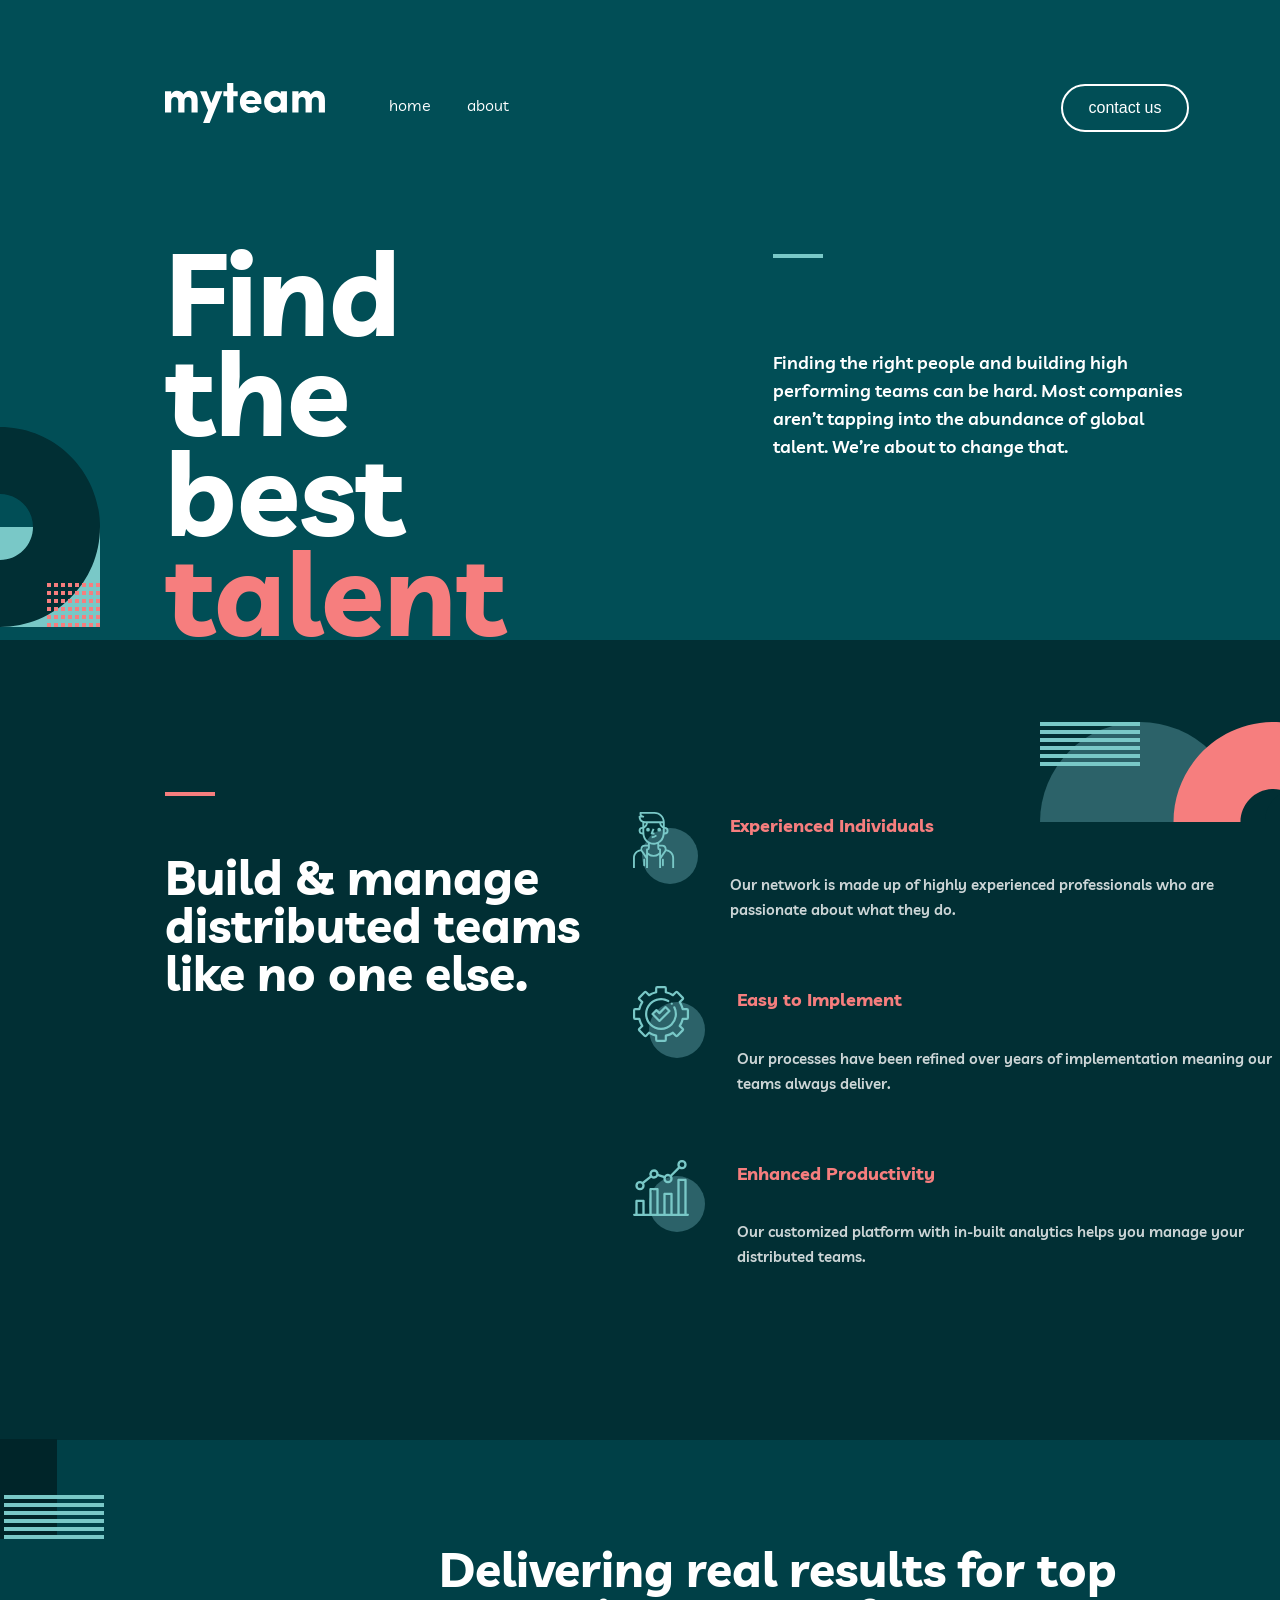
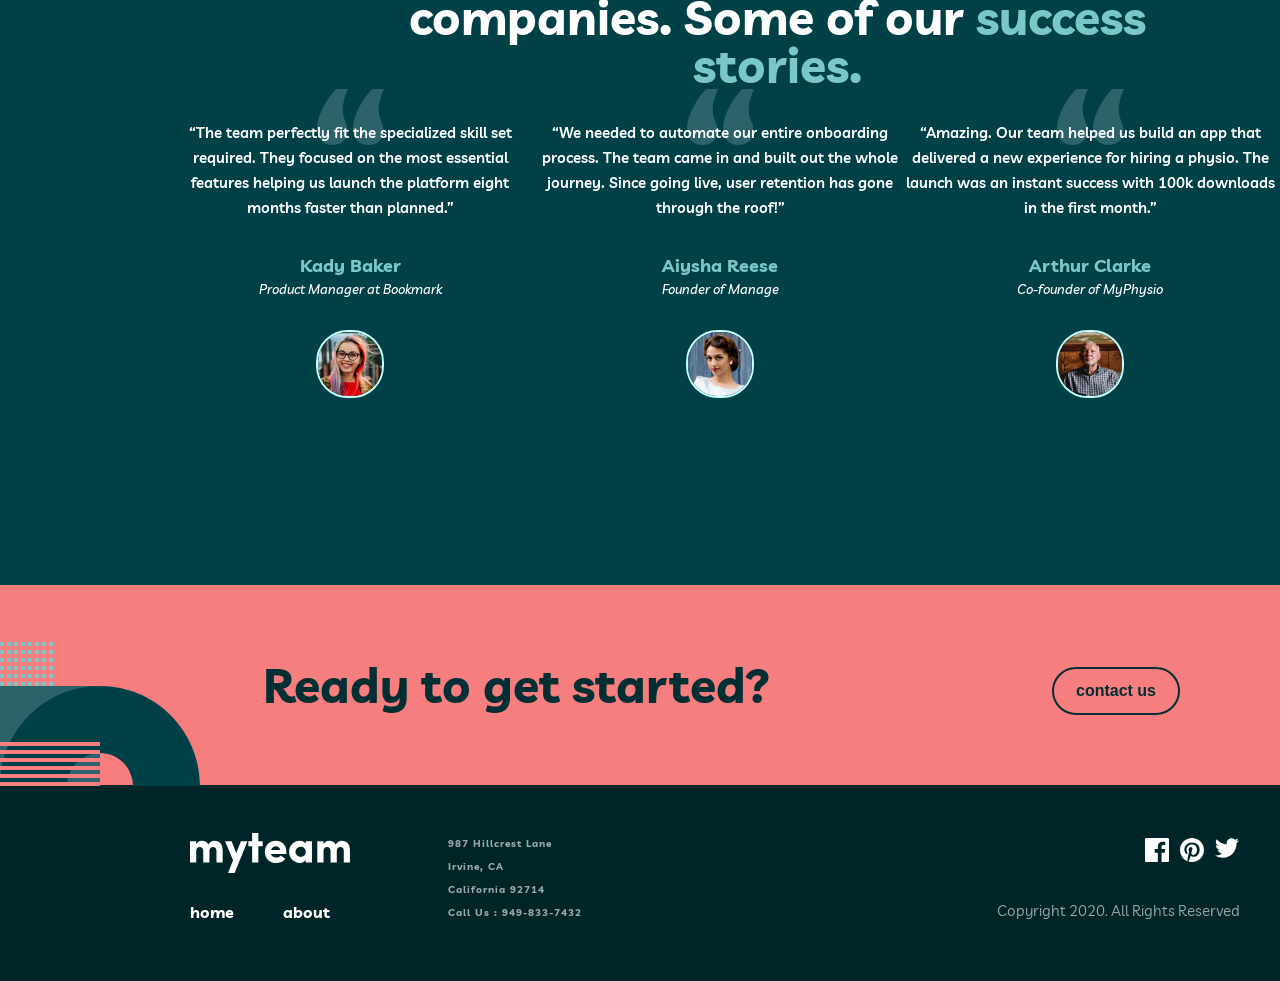
<file: index.html>
<!DOCTYPE html>
<html lang="en">
<head>
  <meta charset="UTF-8">
  <meta name="viewport" content="width=device-width, initial-scale=1.0">

  <link rel="icon" type="image/png" sizes="32x32" href="./assets/favicon-32x32.png">
  <link rel="stylesheet" href="home.css">
  <link rel="preconnect" href="https://fonts.googleapis.com">
  <link rel="preconnect" href="https://fonts.gstatic.com" crossorigin>
  <link href="https://fonts.googleapis.com/css2?family=Livvic:wght@500&display=swap" rel="stylesheet">
  
  <title> Myteam website challenge - Homepage</title>
</head>
<body>
   <main class="page">
     
  
        <section class="head">
        <nav class="nav">  
          <div class="nav1">
            <div class="nav-svg">
          <svg xmlns="http://www.w3.org/2000/svg" width="160" height="40"><path fill="#FFF" d="M6.214 29.531V18.237c0-1.488.334-2.582 1.003-3.282.668-.699 1.511-1.049 2.529-1.049 1.017 0 1.846.365 2.485 1.094.625.73.967 1.734 1.025 3.013v11.518h6.213V18.237c0-1.459.32-2.545.96-3.26.64-.714 1.49-1.07 2.55-1.07 1.062 0 1.92.379 2.573 1.138.625.759.938 1.793.938 3.102v11.384h6.148v-12.12c0-3.096-.69-5.484-2.071-7.165-1.381-1.682-3.38-2.523-5.996-2.523-2.616 0-4.687 1.265-6.213 3.795-1.163-2.5-3.394-3.75-6.694-3.75a6.251 6.251 0 00-3.27.915c-.945.64-1.672 1.51-2.18 2.612V8.192H0v21.34h6.214zM44.634 40L57.499 8.192h-6.606L46.248 20.29l-4.6-12.098h-6.606l8.045 19.152L38.072 40h6.563zm23.683-10.469V13.214H72.7V8.192h-4.383V0h-6.17v8.192h-3.793v5.022h3.793v16.317h6.17zm17.448.447c4.418.015 7.594-1.429 9.527-4.33L90.78 22.5c-1.046 1.34-2.565 2.009-4.557 2.009-1.279 0-2.427-.313-3.444-.938-1.018-.625-1.585-1.503-1.7-2.634H96.36c.058-1.28.087-1.934.087-1.964-.015-3.333-1.04-6.041-3.074-8.125-2.035-2.083-4.586-3.125-7.653-3.125-3.067-.015-5.64 1.005-7.718 3.058-2.078 2.054-3.118 4.725-3.118 8.014 0 3.288 1.04 5.982 3.118 8.08 2.108 2.068 4.695 3.103 7.762 3.103zm4.426-13.014h-9.027c.233-1.16.814-2.068 1.745-2.723.9-.655 1.875-.967 2.921-.937a4.987 4.987 0 012.856.982c.858.625 1.36 1.518 1.505 2.678zm19.518 12.969c1.076.03 2.202-.208 3.38-.714 1.177-.506 2.078-1.213 2.703-2.12v2.432h6.148V8.192h-6.148v2.366c-.625-.908-1.52-1.607-2.682-2.098-1.163-.491-2.296-.737-3.401-.737-2.718.015-5.167 1.05-7.347 3.103-2.18 2.053-3.27 4.725-3.27 8.013 0 3.289 1.053 5.96 3.16 8.014 2.108 2.053 4.594 3.08 7.457 3.08zm1.003-6.027c-1.41 0-2.624-.476-3.641-1.428-1.047-.953-1.57-2.158-1.57-3.616 0-1.444.523-2.657 1.57-3.639 1.134-.967 2.376-1.45 3.728-1.45 1.352 0 2.522.476 3.51 1.428.989.952 1.483 2.173 1.483 3.66 0 1.489-.494 2.701-1.483 3.639-.988.938-2.187 1.406-3.597 1.406zm22.81 5.625V18.237c0-1.488.335-2.582 1.003-3.282.669-.699 1.512-1.049 2.53-1.049 1.017 0 1.845.365 2.485 1.094.625.73.966 1.734 1.025 3.013v11.518h6.213V18.237c0-1.459.32-2.545.96-3.26.64-.714 1.49-1.07 2.55-1.07 1.062 0 1.92.379 2.573 1.138.625.759.938 1.793.938 3.102v11.384h6.148v-12.12c0-3.096-.69-5.484-2.071-7.165-1.381-1.682-3.38-2.523-5.996-2.523-2.616 0-4.687 1.265-6.214 3.795-1.162-2.5-3.394-3.75-6.693-3.75a6.251 6.251 0 00-3.27.915c-.945.64-1.672 1.51-2.18 2.612V8.192h-6.214v21.34h6.213z"/></svg>
        </div>  
        <div class="menu">
          <a href="index.html"> home</a> 
            <a href="about.html">about</a>
          </div> 
          </div>
          <div class="nav-btn">
          <button class="nav-btn1"> <a href="contact.html">contact us</a> </button> 
          </div>
          <div class="svg-3">
            <svg width="20" height="17" viewBox="0 0 20 17" fill="none" xmlns="http://www.w3.org/2000/svg">
              <rect width="20" height="3" fill="white"/>
              <rect y="7" width="20" height="3" fill="white"/>
              <rect y="14" width="20" height="3" fill="white"/>
              </svg>
              
          </div>
       </nav>
      
       <div class="talent">
        <h1> Find the best  <span>talent</span> </h1>
      <div class="tal-content">
        <div class="tal-svg">
        <svg width="50" height="4" viewBox="0 0 50 4" fill="none" xmlns="http://www.w3.org/2000/svg">
          <rect width="50" height="4" fill="#79C8C7"/>
          </svg>
        </div>
        
        <p> Finding the right people and building high performing teams can 
          be hard. Most companies aren’t tapping into the abundance of global 
          talent. We’re about to change that.</p>
        </div>
    </div>
    <div class="svg-1">
      <svg width="100" height="200" viewBox="0 0 100 200" fill="none" xmlns="http://www.w3.org/2000/svg">
       <rect width="100" height="100" transform="matrix(1 0 0 -1 0 200)" fill="#79C8C7"/>
       <path fill-rule="evenodd" clip-rule="evenodd" d="M0 200C-55.2285 200 -100 155.228 -100 100C-100 44.7715 -55.2285 0 0 0C55.2285 0 100 44.7715 100 100C100 155.228 55.2285 200 0 200ZM0 133C-18.2254 133 -33 118.225 -33 100C-33 81.7746 -18.2254 67 0 67C18.2254 67 33 81.7746 33 100C33 118.225 18.2254 133 0 133Z" fill="#012F34"/>
       <path fill-rule="evenodd" clip-rule="evenodd" d="M100 156H96V160H100V156ZM89 156H93V160H89V156ZM89 164H93V168H89V164ZM93 172H89V176H93V172ZM89 180H93V184H89V180ZM93 188H89V192H93V188ZM89 196H93V200H89V196ZM86 156H82V160H86V156ZM86 164H82V168H86V164ZM82 172H86V176H82V172ZM86 180H82V184H86V180ZM82 188H86V192H82V188ZM86 196H82V200H86V196ZM100 164H96V168H100V164ZM79 156H75V160H79V156ZM79 164H75V168H79V164ZM75 172H79V176H75V172ZM79 180H75V184H79V180ZM75 188H79V192H75V188ZM79 196H75V200H79V196ZM100 172H96V176H100V172ZM72 156H68V160H72V156ZM72 164H68V168H72V164ZM68 172H72V176H68V172ZM72 180H68V184H72V180ZM68 188H72V192H68V188ZM72 196H68V200H72V196ZM100 180H96V184H100V180ZM65 156H61V160H65V156ZM65 164H61V168H65V164ZM61 172H65V176H61V172ZM65 180H61V184H65V180ZM61 188H65V192H61V188ZM65 196H61V200H65V196ZM100 188H96V192H100V188ZM58 156H54V160H58V156ZM58 164H54V168H58V164ZM54 172H58V176H54V172ZM58 180H54V184H58V180ZM54 188H58V192H54V188ZM58 196H54V200H58V196ZM100 196H96V200H100V196ZM51 156H47V160H51V156ZM51 164H47V168H51V164ZM47 172H51V176H47V172ZM51 180H47V184H51V180ZM47 188H51V192H47V188ZM51 196H47V200H51V196Z" fill="#F67E7E"/>
       </svg>
     </div>
     <div class="svg-2">
      <svg xmlns="http://www.w3.org/2000/svg" width="358" height="100"><g fill="none" fill-rule="evenodd">
        <circle cx="100" cy="100" r="100" fill="#2C6269"/>
        <path fill="#012F34" d="M258 0c55.228 0 100 44.772 100 100s-44.772 100-100 100-100-44.772-100-100S202.772 0 258 0zm0 67c-18.225 0-33 14.775-33 33s14.775 33 33 33 33-14.775 33-33-14.775-33-33-33z"/>
        <path fill="#79C8C7" d="M358 43h-43V0h43z"/><path fill="#F67E7E" d="M233.514 0c55.228 0 100 44.772 100 100s-44.772 100-100 100c-55.229 0-100-44.772-100-100s44.771-100 100-100zm0 67c-18.226 0-33 14.775-33 33s14.774 33 33 33c18.225 0 33-14.775 33-33s-14.775-33-33-33z"/>
        <path fill="#79C8C7" d="M100 40v4H0v-4h100zm0-8v4H0v-4h100zm0-8v4H0v-4h100zm0-8v4H0v-4h100zm0-8v4H0V8h100zm0-8v4H0V0h100z"/></g></svg>
    </div>
      
  </section>
<section class="mid-content">
  <div class="build">
    <div class="build1">
    <div class="build-svg">
      <svg width="50" height="4" viewBox="0 0 50 4" fill="none" xmlns="http://www.w3.org/2000/svg">
        <rect width="50" height="4" fill="#F67E7E"/>
        </svg>
        
    </div>
      
  <h1>Build & manage distributed teams like no one else.</h1>
</div>
  <div class="build-content">

    <div class="experienced">
      
      <div class="exp-svg">
      <svg xmlns="http://www.w3.org/2000/svg" width="65" height="72">
        <g fill="none" fill-rule="evenodd" transform="translate(-7)">
          <circle cx="44" cy="44" r="28" fill="#2C6269"/>
          <path fill="#79C8C7" fill-rule="nonzero" d="M28.496 0c5.66 0 10.267 4.606 10.267 10.267v4.666a3.737 3.737 0 013.733 3.734 3.737 3.737 0 01-3.733 3.733h-.213a11.184 11.184 0 01-5.387 8.7v1.566h2.949a4.523 4.523 0 014.512 4.306l.005.212c0 .07 0 .14-.003.21l.122.007c4.216.561 7.348 4.142 7.348 8.332V56h-1.867V45.733a6.553 6.553 0 00-5.668-6.475l-.405-.025a4.573 4.573 0 01-.28.484l-4.847 7.233V56h-1.867l.001-13.044a9.388 9.388 0 01-5.6 1.844 9.39 9.39 0 01-5.6-1.843V56h-1.867v-9.05l-4.845-7.23a4.573 4.573 0 01-.282-.487l-.467.03c-3.17.426-5.606 3.21-5.606 6.47V56H7.029V45.733c0-4.19 3.132-7.77 7.288-8.326l.182-.013-.004-.22a4.52 4.52 0 014.305-4.502l.212-.005 2.95-.001v-1.534a10.995 10.995 0 01-5.187-7.266l-.055-.289a10.974 10.974 0 01-.13-.987l-.015-.19h-.212a3.738 3.738 0 01-3.729-3.535l-.005-.198a3.737 3.737 0 013.734-3.734l-.001-4.364A6.543 6.543 0 0112.633 4.9l-.004-.234c0-.516.418-.934.934-.934h.5a3.706 3.706 0 01-.5-1.866V.933c0-.515.418-.933.933-.933zM18.229 46.667c.515 0 .934.417.934.933v5.6a.933.933 0 11-1.867 0v-5.6c0-.516.418-.933.933-.933zm18.667 0c.516 0 .933.417.933.933v5.6a.932.932 0 11-1.867 0v-5.6c0-.516.418-.933.934-.933zm-.784-12.134h-2.95v1.139a.935.935 0 00.666.908l.11.025h.158c.516 0 .933.418.933.934v6.057l3.294-4.915c.256-.385.405-.827.434-1.289l.006-.199c0-1.47-1.19-2.66-2.651-2.66zm-14.15 0h-2.949a2.653 2.653 0 00-2.65 2.65 2.638 2.638 0 00.441 1.5l3.291 4.912v-6.056c0-.48.361-.873.825-.927l.11-.007h.158a.933.933 0 00.774-.926v-1.146zM31.296 32c-.572.213-1.168.38-1.783.5a10.97 10.97 0 01-5.684-.486v3.658a2.797 2.797 0 01-1.867 2.654v2.123a7.53 7.53 0 005.6 2.484c2.147 0 4.17-.901 5.6-2.485v-2.123a2.798 2.798 0 01-1.866-2.661zm1.933-20.8H21.895c-.413 2.84-2.638 4.552-3.666 5.203V19.6l.221 2.84c.023.267.06.54.107.81.883 4.971 5.646 8.297 10.616 7.415a9.328 9.328 0 007.529-8.593l.197-2.545v-3.122c-1.027-.65-3.255-2.363-3.67-5.205zm-3.526 11.473l1.32 1.32a7.27 7.27 0 01-5.168 2.14h-.16v-1.866h.16a5.414 5.414 0 003.848-1.594zm-3.008-6.22l1.734.694-1.355 3.386h1.422V22.4h-2.8a.935.935 0 01-.867-1.28l1.866-4.666zm12.068.347v2.8l-.072.933h.072c.98 0 1.786-.759 1.86-1.72l.006-.146c0-1.03-.837-1.867-1.866-1.867zm-22.399 0a1.869 1.869 0 00-1.868 1.867c0 1.03.837 1.866 1.867 1.866h.068l-.066-.861V16.8zm5.598-.933a1.867 1.867 0 110 3.733 1.867 1.867 0 010-3.733zm11.2 0a1.867 1.867 0 110 3.733 1.867 1.867 0 010-3.733zm3.733-4.668l-1.766.002c.272 1.256 1.054 2.215 1.768 2.86l-.002-2.862zm-18.666-.066v2.926c.714-.644 1.495-1.603 1.767-2.858l-.833-.001c-.317 0-.629-.023-.934-.067zm10.267-9.266H15.429c0 1.03.837 1.866 1.867 1.866a.934.934 0 010 1.867H14.59a4.675 4.675 0 004.573 3.733h17.68c-.465-4.194-4.03-7.466-8.347-7.466z"/>
        <path d="M0 0h56v56H0z"/></g></svg>
      </div>
     <div class="exp-main"> 
     <h1>  Experienced Individuals </h1>
    
     <p> Our network is made up of highly experienced professionals who are 
      passionate about what they do.</p>
      </div>
     </div>

    <div class="easy">

      <div class="easy-svg">
      <svg xmlns="http://www.w3.org/2000/svg" width="72" height="72"><g fill="none" fill-rule="evenodd">
        <circle cx="44" cy="44" r="28" fill="#2C6269"/>
        <path fill="#79C8C7" fill-rule="nonzero" d="M31.719 0a2.19 2.19 0 012.187 2.188v3.23a23.117 23.117 0 015.886 2.436l2.284-2.283a2.19 2.19 0 013.093 0l5.26 5.26a2.19 2.19 0 010 3.093l-2.283 2.284a23.117 23.117 0 012.436 5.886h3.23A2.19 2.19 0 0156 24.28v7.438a2.19 2.19 0 01-2.188 2.187h-3.237a23.122 23.122 0 01-2.44 5.877l2.293 2.293a2.19 2.19 0 010 3.093l-5.259 5.26a2.19 2.19 0 01-3.093 0l-2.301-2.301a23.12 23.12 0 01-5.869 2.426v3.258A2.19 2.19 0 0131.72 56H24.28a2.19 2.19 0 01-2.187-2.188v-3.265a23.107 23.107 0 01-5.859-2.43l-2.31 2.312a2.19 2.19 0 01-3.094 0l-5.26-5.26a2.19 2.19 0 010-3.093l2.311-2.311a23.107 23.107 0 01-2.43-5.859H2.189A2.19 2.19 0 010 31.72V24.28a2.19 2.19 0 012.188-2.187h3.258a23.106 23.106 0 012.426-5.869l-2.3-2.301a2.19 2.19 0 010-3.093l5.259-5.26a2.19 2.19 0 013.093 0l2.293 2.294a23.106 23.106 0 015.877-2.44V2.188A2.19 2.19 0 0124.28 0h7.438zm0 2.188H24.28v4.098c0 .513-.356.957-.857 1.068a20.954 20.954 0 00-6.78 2.815c-.433.277-1 .216-1.363-.148l-2.904-2.903-5.259 5.26 2.91 2.91c.363.362.425.928.149 1.36a20.959 20.959 0 00-2.801 6.774c-.11.502-.555.86-1.068.86h-4.12v7.437h4.126c.513 0 .957.357 1.068.857a20.948 20.948 0 002.805 6.764c.276.433.215 1-.148 1.362l-2.92 2.92 5.258 5.26 2.92-2.92a1.094 1.094 0 011.363-.15 20.943 20.943 0 006.764 2.806c.5.111.857.555.857 1.068v4.127h7.438v-4.12c0-.514.357-.959.859-1.069 2.41-.53 4.69-1.473 6.774-2.801a1.094 1.094 0 011.361.15l2.91 2.909 5.259-5.26-2.903-2.902a1.094 1.094 0 01-.148-1.363 20.957 20.957 0 002.815-6.78c.11-.502.555-.858 1.068-.858h4.099V24.28H49.72c-.514 0-.958-.357-1.068-.859a20.944 20.944 0 00-2.811-6.79 1.094 1.094 0 01.148-1.362l2.893-2.893-5.26-5.259-2.892 2.893c-.363.363-.929.424-1.362.148a20.954 20.954 0 00-6.79-2.81 1.093 1.093 0 01-.86-1.069V2.187zm4.087 11.877a1.094 1.094 0 11-1.07 1.908c-5.356-3.004-12.133-2.065-16.48 2.282-5.374 5.373-5.374 14.117 0 19.49A13.742 13.742 0 0028 41.775c3.53 0 7.058-1.343 9.745-4.03a13.765 13.765 0 002.588-15.903 1.094 1.094 0 111.957-.978 15.95 15.95 0 01-2.998 18.428A15.92 15.92 0 0128 43.962a15.92 15.92 0 01-11.292-4.67c-6.226-6.227-6.226-16.357 0-22.584a15.822 15.822 0 019.209-4.54 16.079 16.079 0 019.889 1.897zm-2.495 6.198l3.923 3.923c.427.427.427 1.12 0 1.547L27.23 35.737a1.095 1.095 0 01-1.547 0l-6.917-6.917a1.093 1.093 0 010-1.547l3.923-3.923a1.093 1.093 0 011.547 0l2.22 2.22 5.308-5.307a1.093 1.093 0 011.547 0zm-.774 2.32l-5.307 5.308a1.095 1.095 0 01-1.547 0l-2.22-2.22-2.377 2.376 5.37 5.37 8.458-8.457-2.377-2.377zm6.22-5.957c.288 0 .57.117.774.32.203.204.32.486.32.774a1.1 1.1 0 01-.32.773 1.1 1.1 0 01-.774.32 1.1 1.1 0 01-.774-.32 1.099 1.099 0 010-1.546c.203-.204.485-.32.774-.32z"/></g></svg>
      </div>

      <div class="easy-main">
        <h1> Easy to Implement</h1>
       <p> Our processes have been refined over years of implementation meaning 
        our teams always deliver.</p>
      </div>
    </div>

      <div class="enhanced">
        <div class="enhanced-svg">
        <svg xmlns="http://www.w3.org/2000/svg" width="72" height="72">
          <g fill="none" fill-rule="evenodd">
          <circle cx="44" cy="44" r="28" fill="#2C6269"/>
          <path fill="#79C8C7" fill-rule="nonzero" d="M52.5 18.667c.644 0 1.167.522 1.167 1.166l-.001 33.833h1.167c.601 0 1.097.456 1.16 1.04l.007.127c0 .644-.523 1.167-1.167 1.167l-2.315-.001L52.5 56h-7.018l-6.964-.001L38.5 56h-7.018l-6.964-.001L24.5 56H1.167a1.167 1.167 0 010-2.333l1.166-.001V40.833c0-.6.456-1.096 1.04-1.16l.127-.006h7c.644 0 1.167.522 1.167 1.166l-.001 12.833h4.667v-24.5c0-.6.456-1.096 1.04-1.16L17.5 28h7c.644 0 1.167.523 1.167 1.167l-.001 24.499h4.667V33.833c0-.6.456-1.096 1.04-1.16l.127-.006h7c.644 0 1.167.522 1.167 1.166l-.001 19.833h4.667V19.833c0-.6.456-1.096 1.04-1.16l.127-.006zM9.333 42H4.667v11.667h4.666V42zm14-11.667h-4.666v23.334h4.666V30.333zm14 4.667h-4.666v18.667h4.666V35zm14-14h-4.666v32.667h4.666V21zM49 0a4.671 4.671 0 014.667 4.667A4.671 4.671 0 0149 9.333a4.64 4.64 0 01-2.37-.647l-7.61 7.612a4.64 4.64 0 01.647 2.369A4.671 4.671 0 0135 23.333a4.671 4.671 0 01-4.603-5.44l-5.372-1.532A4.669 4.669 0 0121 18.667a4.643 4.643 0 01-2.802-.937l-7.117 5.674c.373.67.586 1.442.586 2.263A4.671 4.671 0 017 30.333a4.671 4.671 0 01-4.667-4.666A4.671 4.671 0 017 21c.905 0 1.75.259 2.466.706l7.274-5.8A4.671 4.671 0 0121 9.333a4.671 4.671 0 014.665 4.781l5.7 1.627a4.66 4.66 0 016.005-1.095l7.61-7.611a4.64 4.64 0 01-.647-2.37A4.671 4.671 0 0149 0zM7 23.333a2.336 2.336 0 00-2.333 2.334A2.336 2.336 0 007 28a2.336 2.336 0 002.333-2.333c0-.634-.254-1.21-.666-1.632a.99.99 0 01-.106-.114l.074.082A2.325 2.325 0 007 23.333zm28-7a2.336 2.336 0 00-2.333 2.334A2.336 2.336 0 0035 21a2.336 2.336 0 002.333-2.333A2.336 2.336 0 0035 16.333zm-14-4.666A2.336 2.336 0 0018.667 14c0 .535.18 1.028.485 1.423l.028.03.015.02a2.317 2.317 0 001.805.86A2.336 2.336 0 0023.333 14 2.336 2.336 0 0021 11.667zm28-9.334a2.336 2.336 0 00-2.333 2.334c0 .631.252 1.205.661 1.626l.025.021.021.022c.42.411.993.664 1.626.664a2.336 2.336 0 002.333-2.333A2.336 2.336 0 0049 2.333z"/></g></svg>
          </div>
        
          <div class="enhanced-main">
         <h1>Enhanced Productivity</h1>

        <p> Our customized platform with in-built analytics helps you manage your 
        distributed teams.</p>
      </div>
    </div>
  </div>
</div>
  <div class="build-svg-1">
<svg width="100" height="244" viewBox="0 0 100 244" fill="none" xmlns="http://www.w3.org/2000/svg">
<rect x="100" y="144" width="100" height="100" transform="rotate(-180 100 144)" fill="#2C6269"/>
<path fill-rule="evenodd" clip-rule="evenodd" d="M100 244C155.228 244 200 199.228 200 144C200 88.7715 155.228 44 100 44C44.7715 44 0 88.7715 0 144C0 199.228 44.7715 244 100 244ZM100 177C118.225 177 133 162.225 133 144C133 125.775 118.225 111 100 111C81.7746 111 67 125.775 67 144C67 162.225 81.7746 177 100 177Z" fill="#014E56"/>
<path fill-rule="evenodd" clip-rule="evenodd" d="M100 144H0V148H100V144ZM100 152H0V156H100V152ZM0 160H100V164H0V160ZM100 168H0V172H100V168ZM0 176H100V180H0V176ZM100 184H0V188H100V184Z" fill="#79C8C7"/>
<path fill-rule="evenodd" clip-rule="evenodd" d="M0 0H4V4H0V0ZM11 0H7V4H11V0ZM11 8H7V12H11V8ZM7 16H11V20H7V16ZM11 24H7V28H11V24ZM7 32H11V36H7V32ZM11 40H7V44H11V40ZM14 0H18V4H14V0ZM14 8H18V12H14V8ZM18 16H14V20H18V16ZM14 24H18V28H14V24ZM18 32H14V36H18V32ZM14 40H18V44H14V40ZM0 8H4V12H0V8ZM21 0H25V4H21V0ZM21 8H25V12H21V8ZM25 16H21V20H25V16ZM21 24H25V28H21V24ZM25 32H21V36H25V32ZM21 40H25V44H21V40ZM0 16H4V20H0V16ZM28 0H32V4H28V0ZM28 8H32V12H28V8ZM32 16H28V20H32V16ZM28 24H32V28H28V24ZM32 32H28V36H32V32ZM28 40H32V44H28V40ZM0 24H4V28H0V24ZM35 0H39V4H35V0ZM35 8H39V12H35V8ZM39 16H35V20H39V16ZM35 24H39V28H35V24ZM39 32H35V36H39V32ZM35 40H39V44H35V40ZM0 32H4V36H0V32ZM42 0H46V4H42V0ZM42 8H46V12H42V8ZM46 16H42V20H46V16ZM42 24H46V28H42V24ZM46 32H42V36H46V32ZM42 40H46V44H42V40ZM0 40H4V44H0V40ZM49 0H53V4H49V0ZM49 8H53V12H49V8ZM53 16H49V20H53V16ZM49 24H53V28H49V24ZM53 32H49V36H53V32ZM49 40H53V44H49V40Z" fill="#79C8C7"/>
</svg>
  </div>
</section>

  <section class="third-content">
    <div class="real">
    <h1>Delivering real results for top companies. Some of our <span>success stories.</span></h1>
    
    <div class="quote">
      <div class="quote-1">
        <svg xmlns="http://www.w3.org/2000/svg" width="67" height="56">
          <path fill="#2C6269" d="M51.273 56c4.638 0 8.368-1.322 11.19-3.967 2.823-2.645 4.235-5.799 4.235-9.46 0-2.95-.429-5.494-1.286-7.63a197.251 197.251 0 01-2.495-6.562c-.806-2.237-1.21-4.933-1.21-8.087 0-2.746.454-5.798 1.361-9.155C63.976 7.782 65.286 4.069 67 0H55.356c-3.73 3.662-7.032 7.833-9.905 12.512-2.873 4.68-5.166 9.359-6.88 14.038C36.857 31.23 36 35.4 36 39.063c0 5.391 1.361 9.562 4.083 12.512C42.805 54.525 46.535 56 51.273 56zm-36 0c4.638 0 8.368-1.322 11.19-3.967 2.823-2.645 4.235-5.799 4.235-9.46 0-2.95-.429-5.494-1.286-7.63a197.251 197.251 0 01-2.495-6.562c-.806-2.237-1.21-4.933-1.21-8.087 0-2.746.454-5.798 1.361-9.155C27.976 7.782 29.286 4.069 31 0H19.356c-3.73 3.662-7.032 7.833-9.905 12.512-2.873 4.68-5.166 9.359-6.88 14.038C.857 31.23 0 35.4 0 39.063c0 5.391 1.361 9.562 4.083 12.512C6.805 54.525 10.535 56 15.273 56z"/></svg>
       <p> “The team perfectly fit the specialized skill set required. They focused 
      on the most essential features helping us launch the platform eight months 
      faster than planned.”</p> 
      <div class="name-1">
      <h4>Kady Baker</h4>
     <p> Product Manager at Bookmark </p>
     <img src="/assets/avatar-kady.jpg" alt="Kady">
    </div>

      </div>
      <div class="quote-2">
        <svg xmlns="http://www.w3.org/2000/svg" width="67" height="56">
          <path fill="#2C6269" d="M51.273 56c4.638 0 8.368-1.322 11.19-3.967 2.823-2.645 4.235-5.799 4.235-9.46 0-2.95-.429-5.494-1.286-7.63a197.251 197.251 0 01-2.495-6.562c-.806-2.237-1.21-4.933-1.21-8.087 0-2.746.454-5.798 1.361-9.155C63.976 7.782 65.286 4.069 67 0H55.356c-3.73 3.662-7.032 7.833-9.905 12.512-2.873 4.68-5.166 9.359-6.88 14.038C36.857 31.23 36 35.4 36 39.063c0 5.391 1.361 9.562 4.083 12.512C42.805 54.525 46.535 56 51.273 56zm-36 0c4.638 0 8.368-1.322 11.19-3.967 2.823-2.645 4.235-5.799 4.235-9.46 0-2.95-.429-5.494-1.286-7.63a197.251 197.251 0 01-2.495-6.562c-.806-2.237-1.21-4.933-1.21-8.087 0-2.746.454-5.798 1.361-9.155C27.976 7.782 29.286 4.069 31 0H19.356c-3.73 3.662-7.032 7.833-9.905 12.512-2.873 4.68-5.166 9.359-6.88 14.038C.857 31.23 0 35.4 0 39.063c0 5.391 1.361 9.562 4.083 12.512C6.805 54.525 10.535 56 15.273 56z"/></svg>
    <p> “We needed to automate our entire onboarding process. The team came in and 
    built out the whole journey. Since going live, user retention has gone 
    through the roof!” </p> 
    <div class="name-2">
    <h4>Aiysha Reese </h4>
   <p> Founder of Manage</p>
   <img src="/assets/avatar-aiysha.jpg" alt="Aiysha">
  </div>

    </div>
    <div class="quote-3">
      <svg xmlns="http://www.w3.org/2000/svg" width="67" height="56"
      ><path fill="#2C6269" d="M51.273 56c4.638 0 8.368-1.322 11.19-3.967 2.823-2.645 4.235-5.799 4.235-9.46 0-2.95-.429-5.494-1.286-7.63a197.251 197.251 0 01-2.495-6.562c-.806-2.237-1.21-4.933-1.21-8.087 0-2.746.454-5.798 1.361-9.155C63.976 7.782 65.286 4.069 67 0H55.356c-3.73 3.662-7.032 7.833-9.905 12.512-2.873 4.68-5.166 9.359-6.88 14.038C36.857 31.23 36 35.4 36 39.063c0 5.391 1.361 9.562 4.083 12.512C42.805 54.525 46.535 56 51.273 56zm-36 0c4.638 0 8.368-1.322 11.19-3.967 2.823-2.645 4.235-5.799 4.235-9.46 0-2.95-.429-5.494-1.286-7.63a197.251 197.251 0 01-2.495-6.562c-.806-2.237-1.21-4.933-1.21-8.087 0-2.746.454-5.798 1.361-9.155C27.976 7.782 29.286 4.069 31 0H19.356c-3.73 3.662-7.032 7.833-9.905 12.512-2.873 4.68-5.166 9.359-6.88 14.038C.857 31.23 0 35.4 0 39.063c0 5.391 1.361 9.562 4.083 12.512C6.805 54.525 10.535 56 15.273 56z"/></svg>
   <p> “Amazing. Our team helped us build an app that delivered a new experience for 
    hiring a physio. The launch was an instant success with 100k downloads in the 
    first month.” </p>
    <div class="name-3">
    <h4>Arthur Clarke</h4>
    <p> Co-founder of MyPhysio</p>
    <img src="/assets/avatar-arthur.jpg" alt="Arthur">
    </div>

    </div>
    </div>
    
    <div class="real-svg-1">
    <svg width="147" height="100" viewBox="0 0 147 100" fill="none" xmlns="http://www.w3.org/2000/svg">
      <rect width="100" height="100" transform="matrix(1 0 0 -1 0 100)" fill="#002529"/>
      <path fill-rule="evenodd" clip-rule="evenodd" d="M47 56H147V60H47V56ZM47 64H147V68H47V64ZM147 72H47V76H147V72ZM47 80H147V84H47V80ZM147 88H47V92H147V88ZM47 96H147V100H47V96Z" fill="#79C8C7"/>
      </svg>
    </div>
    <div class="real-svg-2">
      <svg width="200" height="100" viewBox="0 0 200 100" fill="none" xmlns="http://www.w3.org/2000/svg">
      <rect width="100" height="100" transform="matrix(1 0 0 -1 100 100)" fill="#2C6269"/>
      <path fill-rule="evenodd" clip-rule="evenodd" d="M100 200C44.7715 200 0 155.228 0 100C0 44.7715 44.7715 0 100 0C155.228 0 200 44.7715 200 100C200 155.228 155.228 200 100 200ZM100 133C81.7746 133 67 118.225 67 100C67 81.7746 81.7746 67 100 67C118.225 67 133 81.7746 133 100C133 118.225 118.225 133 100 133Z" fill="#012F34"/>
      <path fill-rule="evenodd" clip-rule="evenodd" d="M100 56H200V60H100V56ZM100 64H200V68H100V64ZM200 72H100V76H200V72ZM100 80H200V84H100V80ZM200 88H100V92H200V88ZM100 96H200V100H100V96Z" fill="#79C8C7"/>
      </svg>
      </div>
      </div>
  </section>

  <section class="fourth-content">
    <div class="container-ready">
      <div class="ready">
  <h1>Ready to get started?</h1>
    </div> 
    <div class="down-btn">
  <button class="btn-1"> <a href="contact.html"> contact us </a> </button>
</div>
</div>
<div class="ready-svg">
<svg width="200" height="144" viewBox="0 0 200 144" fill="none" xmlns="http://www.w3.org/2000/svg">
  <rect x="100" y="144" width="100" height="100" transform="rotate(-180 100 144)" fill="#2C6269"/>
  <path fill-rule="evenodd" clip-rule="evenodd" d="M100 244C155.228 244 200 199.228 200 144C200 88.7715 155.228 44 100 44C44.7715 44 0 88.7715 0 144C0 199.228 44.7715 244 100 244ZM100 177C118.225 177 133 162.225 133 144C133 125.775 118.225 111 100 111C81.7746 111 67 125.775 67 144C67 162.225 81.7746 177 100 177Z" fill="#004047"/>
  <path fill-rule="evenodd" clip-rule="evenodd" d="M100 100H0V104H100V100ZM100 108H0V112H100V108ZM0 116H100V120H0V116ZM100 124H0V128H100V124ZM0 132H100V136H0V132ZM100 140H0V144H100V140Z" fill="#F67E7E"/>
  <path fill-rule="evenodd" clip-rule="evenodd" d="M0 0H4V4H0V0ZM11 0H7V4H11V0ZM11 8H7V12H11V8ZM7 16H11V20H7V16ZM11 24H7V28H11V24ZM7 32H11V36H7V32ZM11 40H7V44H11V40ZM14 0H18V4H14V0ZM14 8H18V12H14V8ZM18 16H14V20H18V16ZM14 24H18V28H14V24ZM18 32H14V36H18V32ZM14 40H18V44H14V40ZM0 8H4V12H0V8ZM21 0H25V4H21V0ZM21 8H25V12H21V8ZM25 16H21V20H25V16ZM21 24H25V28H21V24ZM25 32H21V36H25V32ZM21 40H25V44H21V40ZM0 16H4V20H0V16ZM28 0H32V4H28V0ZM28 8H32V12H28V8ZM32 16H28V20H32V16ZM28 24H32V28H28V24ZM32 32H28V36H32V32ZM28 40H32V44H28V40ZM0 24H4V28H0V24ZM35 0H39V4H35V0ZM35 8H39V12H35V8ZM39 16H35V20H39V16ZM35 24H39V28H35V24ZM39 32H35V36H39V32ZM35 40H39V44H35V40ZM0 32H4V36H0V32ZM42 0H46V4H42V0ZM42 8H46V12H42V8ZM46 16H42V20H46V16ZM42 24H46V28H42V24ZM46 32H42V36H46V32ZM42 40H46V44H42V40ZM0 40H4V44H0V40ZM49 0H53V4H49V0ZM49 8H53V12H49V8ZM53 16H49V20H53V16ZM49 24H53V28H49V24ZM53 32H49V36H53V32ZM49 40H53V44H49V40Z" fill="#79C8C7"/>
  </svg>
</div>
</section>

<section class="footer">
  <div class="footer-content">
    <div>
      <svg xmlns="http://www.w3.org/2000/svg" width="160" height="40"><path fill="#FFF" d="M6.214 29.531V18.237c0-1.488.334-2.582 1.003-3.282.668-.699 1.511-1.049 2.529-1.049 1.017 0 1.846.365 2.485 1.094.625.73.967 1.734 1.025 3.013v11.518h6.213V18.237c0-1.459.32-2.545.96-3.26.64-.714 1.49-1.07 2.55-1.07 1.062 0 1.92.379 2.573 1.138.625.759.938 1.793.938 3.102v11.384h6.148v-12.12c0-3.096-.69-5.484-2.071-7.165-1.381-1.682-3.38-2.523-5.996-2.523-2.616 0-4.687 1.265-6.213 3.795-1.163-2.5-3.394-3.75-6.694-3.75a6.251 6.251 0 00-3.27.915c-.945.64-1.672 1.51-2.18 2.612V8.192H0v21.34h6.214zM44.634 40L57.499 8.192h-6.606L46.248 20.29l-4.6-12.098h-6.606l8.045 19.152L38.072 40h6.563zm23.683-10.469V13.214H72.7V8.192h-4.383V0h-6.17v8.192h-3.793v5.022h3.793v16.317h6.17zm17.448.447c4.418.015 7.594-1.429 9.527-4.33L90.78 22.5c-1.046 1.34-2.565 2.009-4.557 2.009-1.279 0-2.427-.313-3.444-.938-1.018-.625-1.585-1.503-1.7-2.634H96.36c.058-1.28.087-1.934.087-1.964-.015-3.333-1.04-6.041-3.074-8.125-2.035-2.083-4.586-3.125-7.653-3.125-3.067-.015-5.64 1.005-7.718 3.058-2.078 2.054-3.118 4.725-3.118 8.014 0 3.288 1.04 5.982 3.118 8.08 2.108 2.068 4.695 3.103 7.762 3.103zm4.426-13.014h-9.027c.233-1.16.814-2.068 1.745-2.723.9-.655 1.875-.967 2.921-.937a4.987 4.987 0 012.856.982c.858.625 1.36 1.518 1.505 2.678zm19.518 12.969c1.076.03 2.202-.208 3.38-.714 1.177-.506 2.078-1.213 2.703-2.12v2.432h6.148V8.192h-6.148v2.366c-.625-.908-1.52-1.607-2.682-2.098-1.163-.491-2.296-.737-3.401-.737-2.718.015-5.167 1.05-7.347 3.103-2.18 2.053-3.27 4.725-3.27 8.013 0 3.289 1.053 5.96 3.16 8.014 2.108 2.053 4.594 3.08 7.457 3.08zm1.003-6.027c-1.41 0-2.624-.476-3.641-1.428-1.047-.953-1.57-2.158-1.57-3.616 0-1.444.523-2.657 1.57-3.639 1.134-.967 2.376-1.45 3.728-1.45 1.352 0 2.522.476 3.51 1.428.989.952 1.483 2.173 1.483 3.66 0 1.489-.494 2.701-1.483 3.639-.988.938-2.187 1.406-3.597 1.406zm22.81 5.625V18.237c0-1.488.335-2.582 1.003-3.282.669-.699 1.512-1.049 2.53-1.049 1.017 0 1.845.365 2.485 1.094.625.73.966 1.734 1.025 3.013v11.518h6.213V18.237c0-1.459.32-2.545.96-3.26.64-.714 1.49-1.07 2.55-1.07 1.062 0 1.92.379 2.573 1.138.625.759.938 1.793.938 3.102v11.384h6.148v-12.12c0-3.096-.69-5.484-2.071-7.165-1.381-1.682-3.38-2.523-5.996-2.523-2.616 0-4.687 1.265-6.214 3.795-1.162-2.5-3.394-3.75-6.693-3.75a6.251 6.251 0 00-3.27.915c-.945.64-1.672 1.51-2.18 2.612V8.192h-6.214v21.34h6.213z"/></svg>
    </div>
    <div class="container-hat">
      <a href="index.html">home</a> 
      <a href="about.html">about</a> 
    </div>
    <div class="contact-content">
        <h6>987  Hillcrest Lane</h6>
        <h6>Irvine, CA</h6>
        <h6>California 92714</h6>
        <h6>Call Us : 949-833-7432</h6>
    </div>
    <div class="handle">
      <svg xmlns="http://www.w3.org/2000/svg" width="24" height="24"><path fill="#FFF" d="M22.675 0H1.325C.593 0 0 .593 0 1.325v21.351C0 23.407.593 24 1.325 24H12.82v-9.294H9.692v-3.622h3.128V8.413c0-3.1 1.893-4.788 4.659-4.788 1.325 0 2.463.099 2.795.143v3.24l-1.918.001c-1.504 0-1.795.715-1.795 1.763v2.313h3.587l-.467 3.622h-3.12V24h6.116c.73 0 1.323-.593 1.323-1.325V1.325C24 .593 23.407 0 22.675 0z"/></svg>
      <svg xmlns="http://www.w3.org/2000/svg" width="24" height="24"><path fill="#FFF" d="M12 0C5.373 0 0 5.372 0 12c0 5.084 3.163 9.426 7.627 11.174-.105-.949-.2-2.405.042-3.441.218-.937 1.407-5.965 1.407-5.965s-.359-.719-.359-1.782c0-1.668.967-2.914 2.171-2.914 1.023 0 1.518.769 1.518 1.69 0 1.029-.655 2.568-.994 3.995-.283 1.194.599 2.169 1.777 2.169 2.133 0 3.772-2.249 3.772-5.495 0-2.873-2.064-4.882-5.012-4.882-3.414 0-5.418 2.561-5.418 5.207 0 1.031.397 2.138.893 2.738a.36.36 0 01.083.345l-.333 1.36c-.053.22-.174.267-.402.161-1.499-.698-2.436-2.889-2.436-4.649 0-3.785 2.75-7.262 7.929-7.262 4.163 0 7.398 2.967 7.398 6.931 0 4.136-2.607 7.464-6.227 7.464-1.216 0-2.359-.631-2.75-1.378l-.748 2.853c-.271 1.043-1.002 2.35-1.492 3.146C9.57 23.812 10.763 24 12 24c6.627 0 12-5.373 12-12 0-6.628-5.373-12-12-12z"/></svg>
      <svg xmlns="http://www.w3.org/2000/svg" width="24" height="20"><path fill="#FFF" d="M24 2.557a9.83 9.83 0 01-2.828.775A4.932 4.932 0 0023.337.608a9.864 9.864 0 01-3.127 1.195A4.916 4.916 0 0016.616.248c-3.179 0-5.515 2.966-4.797 6.045A13.978 13.978 0 011.671 1.149a4.93 4.93 0 001.523 6.574 4.903 4.903 0 01-2.229-.616c-.054 2.281 1.581 4.415 3.949 4.89a4.935 4.935 0 01-2.224.084 4.928 4.928 0 004.6 3.419A9.9 9.9 0 010 17.54a13.94 13.94 0 007.548 2.212c9.142 0 14.307-7.721 13.995-14.646A10.025 10.025 0 0024 2.557z"/></svg>
    </div>
    <div class="copyright">
      Copyright 2020. All Rights Reserved
    </div>
  </div>
</section>

 
    </main>
  </body>
</html>
</file>
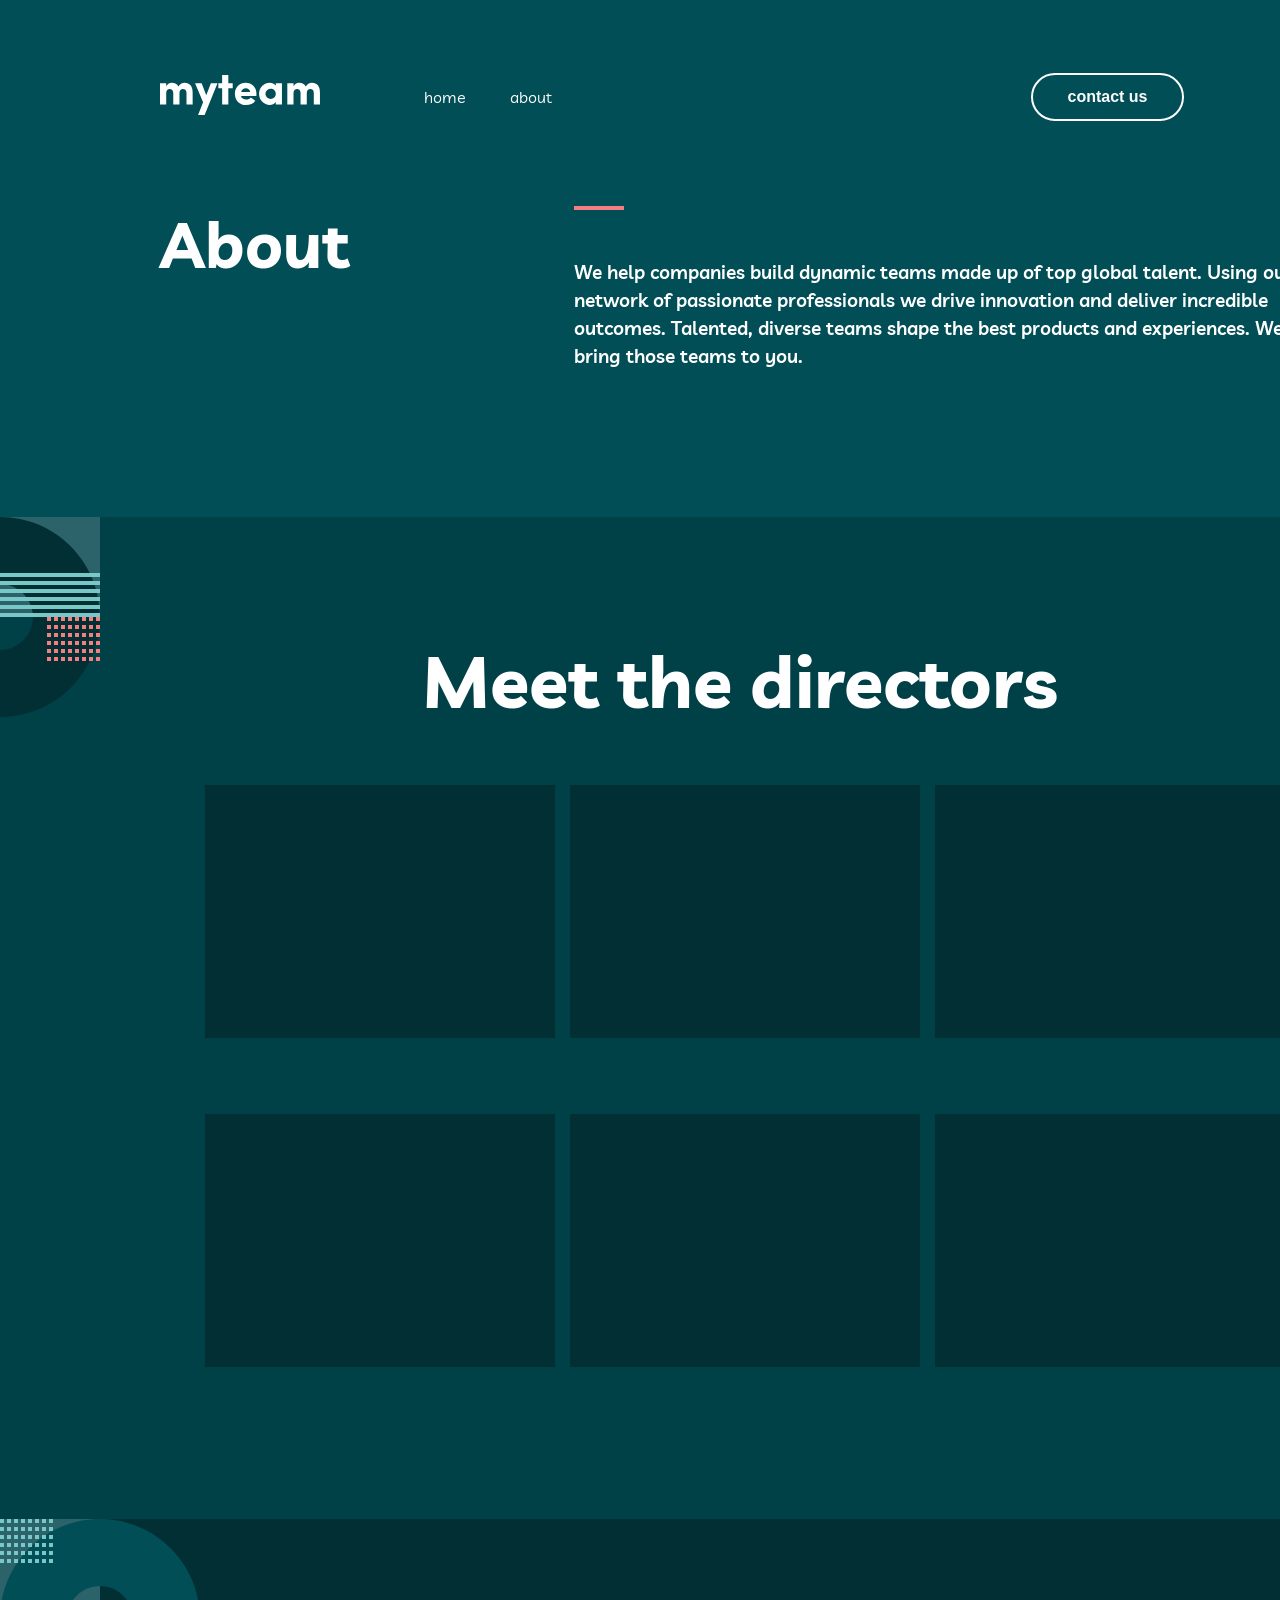
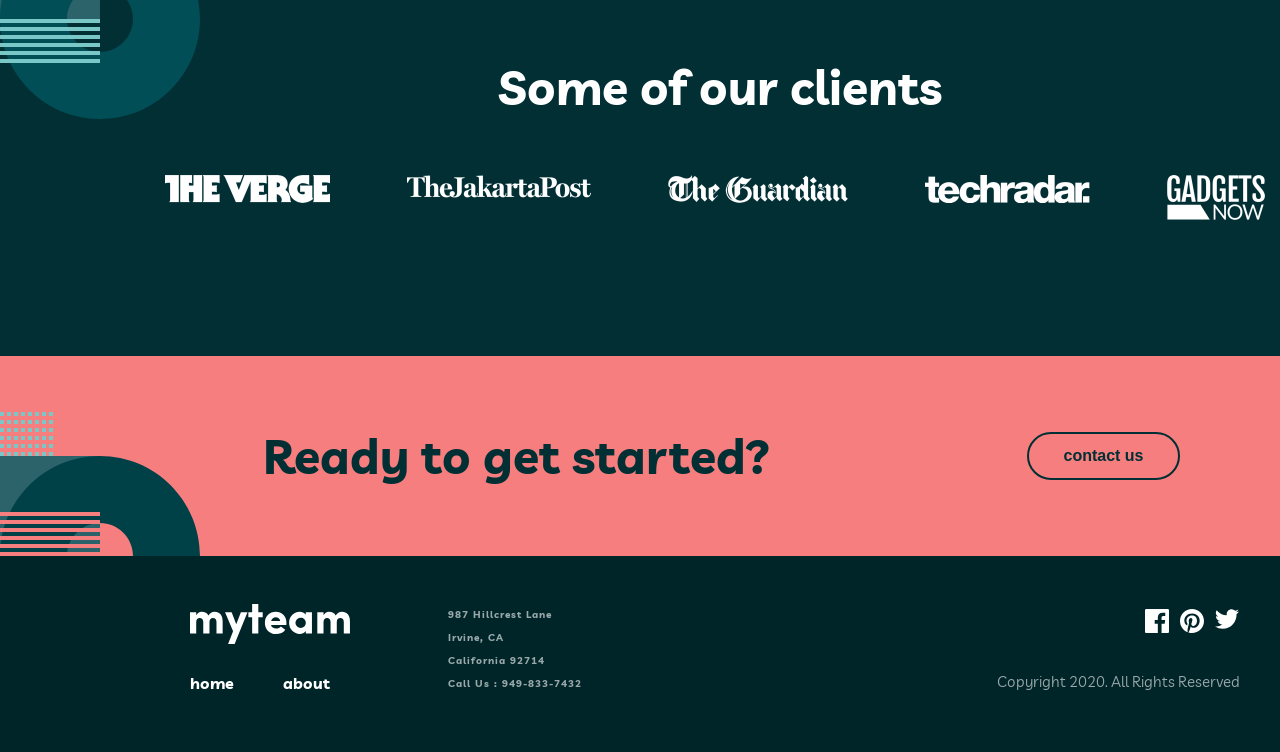
<file: about.html>
<!DOCTYPE html>
<html lang="en">
<head>
  <meta charset="UTF-8">
  <meta name="viewport" content="width=device-width, initial-scale=1.0">

  <link rel="icon" type="image/png" sizes="32x32" href="./assets/favicon-32x32.png">
  <link rel="preconnect" href="https://fonts.googleapis.com">
  <link rel="preconnect" href="https://fonts.gstatic.com" crossorigin>
  <link href="https://fonts.googleapis.com/css2?family=Livvic:wght@500&display=swap" rel="stylesheet">
  <link rel="stylesheet" href="about.css">
  <title>Myteam website challenge - About</title>
</head>
<body>
  <main class="page">
      <!-- header section -->
      <section class="head">
        <nav class="nav-header">
          <div class="nav">
            <div class="logo">
              <svg xmlns="http://www.w3.org/2000/svg" width="160" height="40"><path fill="#FFF" d="M6.214 29.531V18.237c0-1.488.334-2.582 1.003-3.282.668-.699 1.511-1.049 2.529-1.049 1.017 0 1.846.365 2.485 1.094.625.73.967 1.734 1.025 3.013v11.518h6.213V18.237c0-1.459.32-2.545.96-3.26.64-.714 1.49-1.07 2.55-1.07 1.062 0 1.92.379 2.573 1.138.625.759.938 1.793.938 3.102v11.384h6.148v-12.12c0-3.096-.69-5.484-2.071-7.165-1.381-1.682-3.38-2.523-5.996-2.523-2.616 0-4.687 1.265-6.213 3.795-1.163-2.5-3.394-3.75-6.694-3.75a6.251 6.251 0 00-3.27.915c-.945.64-1.672 1.51-2.18 2.612V8.192H0v21.34h6.214zM44.634 40L57.499 8.192h-6.606L46.248 20.29l-4.6-12.098h-6.606l8.045 19.152L38.072 40h6.563zm23.683-10.469V13.214H72.7V8.192h-4.383V0h-6.17v8.192h-3.793v5.022h3.793v16.317h6.17zm17.448.447c4.418.015 7.594-1.429 9.527-4.33L90.78 22.5c-1.046 1.34-2.565 2.009-4.557 2.009-1.279 0-2.427-.313-3.444-.938-1.018-.625-1.585-1.503-1.7-2.634H96.36c.058-1.28.087-1.934.087-1.964-.015-3.333-1.04-6.041-3.074-8.125-2.035-2.083-4.586-3.125-7.653-3.125-3.067-.015-5.64 1.005-7.718 3.058-2.078 2.054-3.118 4.725-3.118 8.014 0 3.288 1.04 5.982 3.118 8.08 2.108 2.068 4.695 3.103 7.762 3.103zm4.426-13.014h-9.027c.233-1.16.814-2.068 1.745-2.723.9-.655 1.875-.967 2.921-.937a4.987 4.987 0 012.856.982c.858.625 1.36 1.518 1.505 2.678zm19.518 12.969c1.076.03 2.202-.208 3.38-.714 1.177-.506 2.078-1.213 2.703-2.12v2.432h6.148V8.192h-6.148v2.366c-.625-.908-1.52-1.607-2.682-2.098-1.163-.491-2.296-.737-3.401-.737-2.718.015-5.167 1.05-7.347 3.103-2.18 2.053-3.27 4.725-3.27 8.013 0 3.289 1.053 5.96 3.16 8.014 2.108 2.053 4.594 3.08 7.457 3.08zm1.003-6.027c-1.41 0-2.624-.476-3.641-1.428-1.047-.953-1.57-2.158-1.57-3.616 0-1.444.523-2.657 1.57-3.639 1.134-.967 2.376-1.45 3.728-1.45 1.352 0 2.522.476 3.51 1.428.989.952 1.483 2.173 1.483 3.66 0 1.489-.494 2.701-1.483 3.639-.988.938-2.187 1.406-3.597 1.406zm22.81 5.625V18.237c0-1.488.335-2.582 1.003-3.282.669-.699 1.512-1.049 2.53-1.049 1.017 0 1.845.365 2.485 1.094.625.73.966 1.734 1.025 3.013v11.518h6.213V18.237c0-1.459.32-2.545.96-3.26.64-.714 1.49-1.07 2.55-1.07 1.062 0 1.92.379 2.573 1.138.625.759.938 1.793.938 3.102v11.384h6.148v-12.12c0-3.096-.69-5.484-2.071-7.165-1.381-1.682-3.38-2.523-5.996-2.523-2.616 0-4.687 1.265-6.214 3.795-1.162-2.5-3.394-3.75-6.693-3.75a6.251 6.251 0 00-3.27.915c-.945.64-1.672 1.51-2.18 2.612V8.192h-6.214v21.34h6.213z"/></svg>
            </div>
            <div class="nav1">
              <a href="index.html">home</a> 
              <a href="about.html">about</a> 
            </div>
          </div>
          <button class="button"><a href="contact.html">contact us</a></button>
          <!-- <div class="menu-svg">
            <svg width="20" height="17" viewBox="0 0 20 17" fill="none" xmlns="http://www.w3.org/2000/svg">
              <rect width="20" height="3" fill="white"/>
              <rect y="7" width="20" height="3" fill="white"/>
              <rect y="14" width="20" height="3" fill="white"/>
              </svg>              
          </div>  -->
          <div class="mob-menu">
            <img class="mob-open"  src="./assets/icon-hamburger.svg" alt="openSvg">
            <div class="mob-wrapper close">
              <img src="./assets/icon-close.svg" class="mob-close" alt="closeSvg">
                <div class="mob-list">
                  <a href="index.html" class="mob-list_item">home</a>
                  <a href="about.html" class="mob-list_item">about</a>
                  <button class="btn"><a href="contact.html">contact us</a></button>
                  <div class="menu-svg1">
                    <img src="./assets/bg-pattern-about-1-mobile-nav-1.svg" alt="openSvg1">
                  </div>
                </div>
            </div>
          </div>
        </nav>
        <div class="hero">
          <div class="about">
          <h1>About</h1>
          </div>
          <div class="content">
            <div class="rect-svg">
              <svg width="50" height="4" viewBox="0 0 50 4" fill="none" xmlns="http://www.w3.org/2000/svg"><rect width="50" height="4" fill="#F67E7E"/></svg>
            </div>
            <p class="content-head">
              We help companies build dynamic teams made up of top global talent. 
              Using our network of passionate professionals we drive innovation 
              and deliver incredible outcomes. Talented, diverse teams shape the 
              best products and experiences. We’ll bring those teams to you.
            </p>
          </div>
          <div class="circle-svg">
            <svg width="100" height="200" viewBox="0 0 100 200" fill="none" xmlns="http://www.w3.org/2000/svg">
            <rect x="100" y="100" width="100" height="100" transform="rotate(-180 100 100)" fill="#2C6269"/>
            <path fill-rule="evenodd" clip-rule="evenodd" d="M100 200C155.228 200 200 155.228 200 100C200 44.7715 155.228 0 100 0C44.7715 0 0 44.7715 0 100C0 155.228 44.7715 200 100 200ZM100 133C118.225 133 133 118.225 133 100C133 81.7746 118.225 67 100 67C81.7746 67 67 81.7746 67 100C67 118.225 81.7746 133 100 133Z" fill="#F67E7E"/>
            <path fill-rule="evenodd" clip-rule="evenodd" d="M100 0H0V4H100V0ZM100 8H0V12H100V8ZM0 16H100V20H0V16ZM100 24H0V28H100V24ZM0 32H100V36H0V32ZM100 40H0V44H100V40Z" fill="#79C8C7"/>
            </svg>
          </div>
        </div>
      </section>
      <!-- layout section -->
      <section class="layout">       
        <div class="meet">
          <h1>Meet the directors</h1>
        </div>
        <div class="circle-svg-1">
          <svg width="100" height="200" viewBox="0 0 100 200" fill="none" xmlns="http://www.w3.org/2000/svg">
          <rect width="100" height="100" transform="matrix(1 0 0 -1 0 100)" fill="#2C6269"/>
          <path fill-rule="evenodd" clip-rule="evenodd" d="M0 200C-55.2285 200 -100 155.228 -100 100C-100 44.7715 -55.2285 0 0 0C55.2285 0 100 44.7715 100 100C100 155.228 55.2285 200 0 200ZM0 133C-18.2254 133 -33 118.225 -33 100C-33 81.7746 -18.2254 67 0 67C18.2254 67 33 81.7746 33 100C33 118.225 18.2254 133 0 133Z" fill="#012F34"/>
          <path fill-rule="evenodd" clip-rule="evenodd" d="M0 56H100V60H0V56ZM0 64H100V68H0V64ZM100 72H0V76H100V72ZM0 80H100V84H0V80ZM100 88H0V92H100V88ZM0 96H100V100H0V96Z" fill="#79C8C7"/>
          <path fill-rule="evenodd" clip-rule="evenodd" d="M100 100H96V104H100V100ZM89 100H93V104H89V100ZM89 108H93V112H89V108ZM93 116H89V120H93V116ZM89 124H93V128H89V124ZM93 132H89V136H93V132ZM89 140H93V144H89V140ZM86 100H82V104H86V100ZM86 108H82V112H86V108ZM82 116H86V120H82V116ZM86 124H82V128H86V124ZM82 132H86V136H82V132ZM86 140H82V144H86V140ZM100 108H96V112H100V108ZM79 100H75V104H79V100ZM79 108H75V112H79V108ZM75 116H79V120H75V116ZM79 124H75V128H79V124ZM75 132H79V136H75V132ZM79 140H75V144H79V140ZM100 116H96V120H100V116ZM72 100H68V104H72V100ZM72 108H68V112H72V108ZM68 116H72V120H68V116ZM72 124H68V128H72V124ZM68 132H72V136H68V132ZM72 140H68V144H72V140ZM100 124H96V128H100V124ZM65 100H61V104H65V100ZM65 108H61V112H65V108ZM61 116H65V120H61V116ZM65 124H61V128H65V124ZM61 132H65V136H61V132ZM65 140H61V144H65V140ZM100 132H96V136H100V132ZM58 100H54V104H58V100ZM58 108H54V112H58V108ZM54 116H58V120H54V116ZM58 124H54V128H58V124ZM54 132H58V136H54V132ZM58 140H54V144H58V140ZM100 140H96V144H100V140ZM51 100H47V104H51V100ZM51 108H47V112H51V108ZM47 116H51V120H47V116ZM51 124H47V128H51V124ZM47 132H51V136H47V132ZM51 140H47V144H51V140Z" fill="#F67E7E"/>
          </svg>
        </div>
        <div class="circle-svg-0">
          <svg width="100" height="100" viewBox="0 0 100 100" fill="none" xmlns="http://www.w3.org/2000/svg">
            <path fill-rule="evenodd" clip-rule="evenodd" d="M0 100C-55.2285 100 -100 55.2285 -100 0C-100 -55.2285 -55.2285 -100 0 -100C55.2285 -100 100 -55.2285 100 0C100 55.2285 55.2285 100 0 100ZM0 33C-18.2254 33 -33 18.2254 -33 0C-33 -18.2254 -18.2254 -33 0 -33C18.2254 -33 33 -18.2254 33 0C33 18.2254 18.2254 33 0 33Z" fill="#012F34"/>
            <path fill-rule="evenodd" clip-rule="evenodd" d="M100 0H96V4H100V0ZM89 0H93V4H89V0ZM89 8H93V12H89V8ZM93 16H89V20H93V16ZM89 24H93V28H89V24ZM93 32H89V36H93V32ZM89 40H93V44H89V40ZM86 0H82V4H86V0ZM86 8H82V12H86V8ZM82 16H86V20H82V16ZM86 24H82V28H86V24ZM82 32H86V36H82V32ZM86 40H82V44H86V40ZM100 8H96V12H100V8ZM79 0H75V4H79V0ZM79 8H75V12H79V8ZM75 16H79V20H75V16ZM79 24H75V28H79V24ZM75 32H79V36H75V32ZM79 40H75V44H79V40ZM100 16H96V20H100V16ZM72 0H68V4H72V0ZM72 8H68V12H72V8ZM68 16H72V20H68V16ZM72 24H68V28H72V24ZM68 32H72V36H68V32ZM72 40H68V44H72V40ZM100 24H96V28H100V24ZM65 0H61V4H65V0ZM65 8H61V12H65V8ZM61 16H65V20H61V16ZM65 24H61V28H65V24ZM61 32H65V36H61V32ZM65 40H61V44H65V40ZM100 32H96V36H100V32ZM58 0H54V4H58V0ZM58 8H54V12H58V8ZM54 16H58V20H54V16ZM58 24H54V28H58V24ZM54 32H58V36H54V32ZM58 40H54V44H58V40ZM100 40H96V44H100V40ZM51 0H47V4H51V0ZM51 8H47V12H51V8ZM47 16H51V20H47V16ZM51 24H47V28H51V24ZM47 32H51V36H47V32ZM51 40H47V44H51V40Z" fill="#F67E7E"/>
            </svg>            
        </div>
          <div class="wrapper">
            <div class="container">
              <div class="box">
                <div class="flip-card-inner">
                  <div class="flip-card-front">
                    <img src="/assets/avatar-nikita.jpg" alt="Nikita">
                    <h3>Nikita Marks</h3>
                    <h4>Founder & CEO</h4>
                    <div class="cross-svg">
                      <svg xmlns="http://www.w3.org/2000/svg" width="16" height="16"><path fill="#012F34" fill-rule="evenodd" d="M10 0v5.999L16 6v4h-6v6H6v-6H0V6h6V0h4z"/></svg>
                    </div>
                  </div>
                  <div class="flip-card-back">
                    <h2>Nikita Marks</h2>
                    <h5>“It always amazes me how much talent there is in every corner of the globe.”</h5>              
                    <div class="social-svg">
                      <svg xmlns="http://www.w3.org/2000/svg" width="24" height="20"><path fill="#FFF" d="M24 2.557a9.83 9.83 0 01-2.828.775A4.932 4.932 0 0023.337.608a9.864 9.864 0 01-3.127 1.195A4.916 4.916 0 0016.616.248c-3.179 0-5.515 2.966-4.797 6.045A13.978 13.978 0 011.671 1.149a4.93 4.93 0 001.523 6.574 4.903 4.903 0 01-2.229-.616c-.054 2.281 1.581 4.415 3.949 4.89a4.935 4.935 0 01-2.224.084 4.928 4.928 0 004.6 3.419A9.9 9.9 0 010 17.54a13.94 13.94 0 007.548 2.212c9.142 0 14.307-7.721 13.995-14.646A10.025 10.025 0 0024 2.557z"/></svg>
                      <svg xmlns="http://www.w3.org/2000/svg" width="20" height="20"><path fill="#FFF" d="M18 0H2C.9 0 0 .9 0 2v16c0 1.1.9 2 2 2h16c1.1 0 2-.9 2-2V2c0-1.1-.9-2-2-2zM6 17H3V8h3v9zM4.5 6.3c-1 0-1.8-.8-1.8-1.8s.8-1.8 1.8-1.8 1.8.8 1.8 1.8-.8 1.8-1.8 1.8zM17 17h-3v-5.3c0-.8-.7-1.5-1.5-1.5s-1.5.7-1.5 1.5V17H8V8h3v1.2c.5-.8 1.6-1.4 2.5-1.4 1.9 0 3.5 1.6 3.5 3.5V17z"/></svg>
                    </div>
                    <div class="close-svg">
                      <svg xmlns="http://www.w3.org/2000/svg" width="18" height="17"><path fill="#012F34" fill-rule="evenodd" d="M15.01.368l2.122 2.122-6.01 6.01 6.01 6.01-2.122 2.122L9 10.622l-6.01 6.01L.868 14.51 6.88 8.5.87 2.49 2.988.368 9 6.38 15.01.37z"/></svg>
                    </div>
                  </div>                  
                </div>                 
              </div>
              <div class="box">
                <div class="flip-card-inner">
                  <div class="flip-card-front">
                    <img src="/assets/avatar-christian.jpg" alt="Christian">
                    <h3>Cristian Duncan</h3>
                    <h4>Co-founder & COO</h4>
                    <div class="cross-svg">
                      <svg xmlns="http://www.w3.org/2000/svg" width="16" height="16"><path fill="#012F34" fill-rule="evenodd" d="M10 0v5.999L16 6v4h-6v6H6v-6H0V6h6V0h4z"/></svg>
                    </div>
                  </div>
                  <div class="flip-card-back">
                    <h2>Cristian Duncan</h2>
                    <h5>“Distributed teams required unique processes. You need to approach work in a new way.”</h5>              
                    <div class="social-svg">
                      <svg xmlns="http://www.w3.org/2000/svg" width="24" height="20"><path fill="#FFF" d="M24 2.557a9.83 9.83 0 01-2.828.775A4.932 4.932 0 0023.337.608a9.864 9.864 0 01-3.127 1.195A4.916 4.916 0 0016.616.248c-3.179 0-5.515 2.966-4.797 6.045A13.978 13.978 0 011.671 1.149a4.93 4.93 0 001.523 6.574 4.903 4.903 0 01-2.229-.616c-.054 2.281 1.581 4.415 3.949 4.89a4.935 4.935 0 01-2.224.084 4.928 4.928 0 004.6 3.419A9.9 9.9 0 010 17.54a13.94 13.94 0 007.548 2.212c9.142 0 14.307-7.721 13.995-14.646A10.025 10.025 0 0024 2.557z"/></svg>
                      <svg xmlns="http://www.w3.org/2000/svg" width="20" height="20"><path fill="#FFF" d="M18 0H2C.9 0 0 .9 0 2v16c0 1.1.9 2 2 2h16c1.1 0 2-.9 2-2V2c0-1.1-.9-2-2-2zM6 17H3V8h3v9zM4.5 6.3c-1 0-1.8-.8-1.8-1.8s.8-1.8 1.8-1.8 1.8.8 1.8 1.8-.8 1.8-1.8 1.8zM17 17h-3v-5.3c0-.8-.7-1.5-1.5-1.5s-1.5.7-1.5 1.5V17H8V8h3v1.2c.5-.8 1.6-1.4 2.5-1.4 1.9 0 3.5 1.6 3.5 3.5V17z"/></svg>
                    </div>
                    <div class="close-svg">
                      <svg xmlns="http://www.w3.org/2000/svg" width="18" height="17"><path fill="#012F34" fill-rule="evenodd" d="M15.01.368l2.122 2.122-6.01 6.01 6.01 6.01-2.122 2.122L9 10.622l-6.01 6.01L.868 14.51 6.88 8.5.87 2.49 2.988.368 9 6.38 15.01.37z"/></svg>
                    </div>
                  </div> 
                </div>                
              </div>
              <div class="box">
                <div class="flip-card-inner">
                  <div class="flip-card-front">
                    <img src="/assets/avatar-cruz.jpg" alt="Cruz">
                    <h3>Cruz Hamer</h3>
                    <h4>Co-founder & CTO</h4>
                    <div class="cross-svg">
                      <svg xmlns="http://www.w3.org/2000/svg" width="16" height="16"><path fill="#012F34" fill-rule="evenodd" d="M10 0v5.999L16 6v4h-6v6H6v-6H0V6h6V0h4z"/></svg>
                    </div>
                  </div>    
                  <div class="flip-card-back">
                    <h2>Cruz Hamer</h2>
                    <h5>“Technology is at the forefront of enabling distributed teams. That's where we come in.”</h5>              
                    <div class="social-svg">
                      <svg xmlns="http://www.w3.org/2000/svg" width="24" height="20"><path fill="#FFF" d="M24 2.557a9.83 9.83 0 01-2.828.775A4.932 4.932 0 0023.337.608a9.864 9.864 0 01-3.127 1.195A4.916 4.916 0 0016.616.248c-3.179 0-5.515 2.966-4.797 6.045A13.978 13.978 0 011.671 1.149a4.93 4.93 0 001.523 6.574 4.903 4.903 0 01-2.229-.616c-.054 2.281 1.581 4.415 3.949 4.89a4.935 4.935 0 01-2.224.084 4.928 4.928 0 004.6 3.419A9.9 9.9 0 010 17.54a13.94 13.94 0 007.548 2.212c9.142 0 14.307-7.721 13.995-14.646A10.025 10.025 0 0024 2.557z"/></svg>
                      <svg xmlns="http://www.w3.org/2000/svg" width="20" height="20"><path fill="#FFF" d="M18 0H2C.9 0 0 .9 0 2v16c0 1.1.9 2 2 2h16c1.1 0 2-.9 2-2V2c0-1.1-.9-2-2-2zM6 17H3V8h3v9zM4.5 6.3c-1 0-1.8-.8-1.8-1.8s.8-1.8 1.8-1.8 1.8.8 1.8 1.8-.8 1.8-1.8 1.8zM17 17h-3v-5.3c0-.8-.7-1.5-1.5-1.5s-1.5.7-1.5 1.5V17H8V8h3v1.2c.5-.8 1.6-1.4 2.5-1.4 1.9 0 3.5 1.6 3.5 3.5V17z"/></svg>
                    </div>
                    <div class="close-svg">
                      <svg xmlns="http://www.w3.org/2000/svg" width="18" height="17"><path fill="#012F34" fill-rule="evenodd" d="M15.01.368l2.122 2.122-6.01 6.01 6.01 6.01-2.122 2.122L9 10.622l-6.01 6.01L.868 14.51 6.88 8.5.87 2.49 2.988.368 9 6.38 15.01.37z"/></svg>
                    </div>
                  </div>
                </div>                
              </div>
            </div>
            <div class="container-1">
              <div class="box">
                <div class="flip-card-inner">
                  <div class="flip-card-front">
                    <img src="/assets/avatar-drake.jpg" alt="Drake">
                    <h3>Drake Heaton</h3>
                    <h4>Business Development Lead</h4>
                    <div class="cross-svg">
                      <svg xmlns="http://www.w3.org/2000/svg" width="16" height="16"><path fill="#012F34" fill-rule="evenodd" d="M10 0v5.999L16 6v4h-6v6H6v-6H0V6h6V0h4z"/></svg>
                    </div>
                  </div>
                  <div class="flip-card-back">
                    <h2>Drake Heaton</h2>
                    <h5>“Hiring similar people from similar backgrounds is a surefire way to stunt innovation.”</h5>              
                    <div class="social-svg">
                      <svg xmlns="http://www.w3.org/2000/svg" width="24" height="20"><path fill="#FFF" d="M24 2.557a9.83 9.83 0 01-2.828.775A4.932 4.932 0 0023.337.608a9.864 9.864 0 01-3.127 1.195A4.916 4.916 0 0016.616.248c-3.179 0-5.515 2.966-4.797 6.045A13.978 13.978 0 011.671 1.149a4.93 4.93 0 001.523 6.574 4.903 4.903 0 01-2.229-.616c-.054 2.281 1.581 4.415 3.949 4.89a4.935 4.935 0 01-2.224.084 4.928 4.928 0 004.6 3.419A9.9 9.9 0 010 17.54a13.94 13.94 0 007.548 2.212c9.142 0 14.307-7.721 13.995-14.646A10.025 10.025 0 0024 2.557z"/></svg>
                      <svg xmlns="http://www.w3.org/2000/svg" width="20" height="20"><path fill="#FFF" d="M18 0H2C.9 0 0 .9 0 2v16c0 1.1.9 2 2 2h16c1.1 0 2-.9 2-2V2c0-1.1-.9-2-2-2zM6 17H3V8h3v9zM4.5 6.3c-1 0-1.8-.8-1.8-1.8s.8-1.8 1.8-1.8 1.8.8 1.8 1.8-.8 1.8-1.8 1.8zM17 17h-3v-5.3c0-.8-.7-1.5-1.5-1.5s-1.5.7-1.5 1.5V17H8V8h3v1.2c.5-.8 1.6-1.4 2.5-1.4 1.9 0 3.5 1.6 3.5 3.5V17z"/></svg>
                    </div>
                    <div class="close-svg">
                      <svg xmlns="http://www.w3.org/2000/svg" width="18" height="17"><path fill="#012F34" fill-rule="evenodd" d="M15.01.368l2.122 2.122-6.01 6.01 6.01 6.01-2.122 2.122L9 10.622l-6.01 6.01L.868 14.51 6.88 8.5.87 2.49 2.988.368 9 6.38 15.01.37z"/></svg>
                    </div>
                  </div>
                </div>
              </div>
              <div class="box">
                <div class="flip-card-inner">
                  <div class="flip-card-front">
                    <img src="/assets/avatar-griffin.jpg" alt="Griffin">
                    <h3>Griffin Wise</h3>
                    <h4>Lead Marketing</h4>
                    <div class="cross-svg">
                      <svg xmlns="http://www.w3.org/2000/svg" width="16" height="16"><path fill="#012F34" fill-rule="evenodd" d="M10 0v5.999L16 6v4h-6v6H6v-6H0V6h6V0h4z"/></svg>
                    </div>
                  </div>
                  <div class="flip-card-back">
                    <h2>Griffin Wise</h2>
                    <h5>“Unique perspectives shape unique products, which is what you need to survive these days.”</h5>              
                    <div class="social-svg">
                      <svg xmlns="http://www.w3.org/2000/svg" width="24" height="20"><path fill="#FFF" d="M24 2.557a9.83 9.83 0 01-2.828.775A4.932 4.932 0 0023.337.608a9.864 9.864 0 01-3.127 1.195A4.916 4.916 0 0016.616.248c-3.179 0-5.515 2.966-4.797 6.045A13.978 13.978 0 011.671 1.149a4.93 4.93 0 001.523 6.574 4.903 4.903 0 01-2.229-.616c-.054 2.281 1.581 4.415 3.949 4.89a4.935 4.935 0 01-2.224.084 4.928 4.928 0 004.6 3.419A9.9 9.9 0 010 17.54a13.94 13.94 0 007.548 2.212c9.142 0 14.307-7.721 13.995-14.646A10.025 10.025 0 0024 2.557z"/></svg>
                      <svg xmlns="http://www.w3.org/2000/svg" width="20" height="20"><path fill="#FFF" d="M18 0H2C.9 0 0 .9 0 2v16c0 1.1.9 2 2 2h16c1.1 0 2-.9 2-2V2c0-1.1-.9-2-2-2zM6 17H3V8h3v9zM4.5 6.3c-1 0-1.8-.8-1.8-1.8s.8-1.8 1.8-1.8 1.8.8 1.8 1.8-.8 1.8-1.8 1.8zM17 17h-3v-5.3c0-.8-.7-1.5-1.5-1.5s-1.5.7-1.5 1.5V17H8V8h3v1.2c.5-.8 1.6-1.4 2.5-1.4 1.9 0 3.5 1.6 3.5 3.5V17z"/></svg>
                    </div>
                    <div class="close-svg">
                      <svg xmlns="http://www.w3.org/2000/svg" width="18" height="17"><path fill="#012F34" fill-rule="evenodd" d="M15.01.368l2.122 2.122-6.01 6.01 6.01 6.01-2.122 2.122L9 10.622l-6.01 6.01L.868 14.51 6.88 8.5.87 2.49 2.988.368 9 6.38 15.01.37z"/></svg>
                    </div>
                  </div>
                </div>                
              </div>
              <div class="box">
                <div class="flip-card-inner">
                  <div class="flip-card-front">
                    <h2>Aden Allan</h2>
                    <h5>“Empowered teams create truly amazing products. Set the north star and let them follow it.”</h5>                  
                    <div class="social-svg">
                      <svg xmlns="http://www.w3.org/2000/svg" width="24" height="20"><path fill="#FFF" d="M24 2.557a9.83 9.83 0 01-2.828.775A4.932 4.932 0 0023.337.608a9.864 9.864 0 01-3.127 1.195A4.916 4.916 0 0016.616.248c-3.179 0-5.515 2.966-4.797 6.045A13.978 13.978 0 011.671 1.149a4.93 4.93 0 001.523 6.574 4.903 4.903 0 01-2.229-.616c-.054 2.281 1.581 4.415 3.949 4.89a4.935 4.935 0 01-2.224.084 4.928 4.928 0 004.6 3.419A9.9 9.9 0 010 17.54a13.94 13.94 0 007.548 2.212c9.142 0 14.307-7.721 13.995-14.646A10.025 10.025 0 0024 2.557z"/></svg>
                      <svg xmlns="http://www.w3.org/2000/svg" width="20" height="20"><path fill="#FFF" d="M18 0H2C.9 0 0 .9 0 2v16c0 1.1.9 2 2 2h16c1.1 0 2-.9 2-2V2c0-1.1-.9-2-2-2zM6 17H3V8h3v9zM4.5 6.3c-1 0-1.8-.8-1.8-1.8s.8-1.8 1.8-1.8 1.8.8 1.8 1.8-.8 1.8-1.8 1.8zM17 17h-3v-5.3c0-.8-.7-1.5-1.5-1.5s-1.5.7-1.5 1.5V17H8V8h3v1.2c.5-.8 1.6-1.4 2.5-1.4 1.9 0 3.5 1.6 3.5 3.5V17z"/></svg>
                    </div>                    
                    <div class="close-svg">
                      <svg xmlns="http://www.w3.org/2000/svg" width="18" height="17"><path fill="#012F34" fill-rule="evenodd" d="M15.01.368l2.122 2.122-6.01 6.01 6.01 6.01-2.122 2.122L9 10.622l-6.01 6.01L.868 14.51 6.88 8.5.87 2.49 2.988.368 9 6.38 15.01.37z"/></svg>
                    </div>
                  </div>
                  <div class="flip-card-back">
                    <img src="/assets/avatar-aden.jpg" alt="Aden">
                    <h3>Aden Allan</h3>
                    <h4>Head of Talent</h4>
                    <div class="cross-svg">
                      <svg xmlns="http://www.w3.org/2000/svg" width="16" height="16"><path fill="#012F34" fill-rule="evenodd" d="M10 0v5.999L16 6v4h-6v6H6v-6H0V6h6V0h4z"/></svg>
                    </div>
                  </div>
                </div>
              </div>
            </div>
        </div>
        <!-- Tablet -->
          <div class="wrapper-tablet">
            <div class="container">
              <div class="box">
                <div class="flip-card-inner">
                  <div class="flip-card-front">
                    <img src="/assets/avatar-nikita.jpg" alt="Nikita">
                    <h3>Nikita Marks</h3>
                    <h4>Founder & CEO</h4>
                    <div class="cross-svg">
                      <svg xmlns="http://www.w3.org/2000/svg" width="16" height="16"><path fill="#012F34" fill-rule="evenodd" d="M10 0v5.999L16 6v4h-6v6H6v-6H0V6h6V0h4z"/></svg>
                    </div>
                  </div>
                  <div class="flip-card-back">
                    <h2>Nikita Marks</h2>
                    <h5>“It always amazes me how much talent there is in every corner of the globe.”</h5>              
                    <div class="social-svg">
                      <svg xmlns="http://www.w3.org/2000/svg" width="24" height="20"><path fill="#FFF" d="M24 2.557a9.83 9.83 0 01-2.828.775A4.932 4.932 0 0023.337.608a9.864 9.864 0 01-3.127 1.195A4.916 4.916 0 0016.616.248c-3.179 0-5.515 2.966-4.797 6.045A13.978 13.978 0 011.671 1.149a4.93 4.93 0 001.523 6.574 4.903 4.903 0 01-2.229-.616c-.054 2.281 1.581 4.415 3.949 4.89a4.935 4.935 0 01-2.224.084 4.928 4.928 0 004.6 3.419A9.9 9.9 0 010 17.54a13.94 13.94 0 007.548 2.212c9.142 0 14.307-7.721 13.995-14.646A10.025 10.025 0 0024 2.557z"/></svg>
                      <svg xmlns="http://www.w3.org/2000/svg" width="20" height="20"><path fill="#FFF" d="M18 0H2C.9 0 0 .9 0 2v16c0 1.1.9 2 2 2h16c1.1 0 2-.9 2-2V2c0-1.1-.9-2-2-2zM6 17H3V8h3v9zM4.5 6.3c-1 0-1.8-.8-1.8-1.8s.8-1.8 1.8-1.8 1.8.8 1.8 1.8-.8 1.8-1.8 1.8zM17 17h-3v-5.3c0-.8-.7-1.5-1.5-1.5s-1.5.7-1.5 1.5V17H8V8h3v1.2c.5-.8 1.6-1.4 2.5-1.4 1.9 0 3.5 1.6 3.5 3.5V17z"/></svg>
                    </div>
                    <div class="close-svg">
                      <svg xmlns="http://www.w3.org/2000/svg" width="18" height="17"><path fill="#012F34" fill-rule="evenodd" d="M15.01.368l2.122 2.122-6.01 6.01 6.01 6.01-2.122 2.122L9 10.622l-6.01 6.01L.868 14.51 6.88 8.5.87 2.49 2.988.368 9 6.38 15.01.37z"/></svg>
                    </div>
                  </div>                  
                </div>                
              </div>
              <div class="box">
                <div class="flip-card-inner">
                  <div class="flip-card-front">
                    <img src="/assets/avatar-christian.jpg" alt="Christian">
                    <h3>Cristian Duncan</h3>
                    <h4>Co-founder & COO</h4>
                    <div class="cross-svg">
                      <svg xmlns="http://www.w3.org/2000/svg" width="16" height="16"><path fill="#012F34" fill-rule="evenodd" d="M10 0v5.999L16 6v4h-6v6H6v-6H0V6h6V0h4z"/></svg>
                    </div>
                  </div>
                  <div class="flip-card-back">
                    <h2>Cristian Duncan</h2>
                    <h5>“Distributed teams required unique processes. You need to approach work in a new way.”</h5>              
                    <div class="social-svg">
                      <svg xmlns="http://www.w3.org/2000/svg" width="24" height="20"><path fill="#FFF" d="M24 2.557a9.83 9.83 0 01-2.828.775A4.932 4.932 0 0023.337.608a9.864 9.864 0 01-3.127 1.195A4.916 4.916 0 0016.616.248c-3.179 0-5.515 2.966-4.797 6.045A13.978 13.978 0 011.671 1.149a4.93 4.93 0 001.523 6.574 4.903 4.903 0 01-2.229-.616c-.054 2.281 1.581 4.415 3.949 4.89a4.935 4.935 0 01-2.224.084 4.928 4.928 0 004.6 3.419A9.9 9.9 0 010 17.54a13.94 13.94 0 007.548 2.212c9.142 0 14.307-7.721 13.995-14.646A10.025 10.025 0 0024 2.557z"/></svg>
                      <svg xmlns="http://www.w3.org/2000/svg" width="20" height="20"><path fill="#FFF" d="M18 0H2C.9 0 0 .9 0 2v16c0 1.1.9 2 2 2h16c1.1 0 2-.9 2-2V2c0-1.1-.9-2-2-2zM6 17H3V8h3v9zM4.5 6.3c-1 0-1.8-.8-1.8-1.8s.8-1.8 1.8-1.8 1.8.8 1.8 1.8-.8 1.8-1.8 1.8zM17 17h-3v-5.3c0-.8-.7-1.5-1.5-1.5s-1.5.7-1.5 1.5V17H8V8h3v1.2c.5-.8 1.6-1.4 2.5-1.4 1.9 0 3.5 1.6 3.5 3.5V17z"/></svg>
                    </div>
                    <div class="close-svg">
                      <svg xmlns="http://www.w3.org/2000/svg" width="18" height="17"><path fill="#012F34" fill-rule="evenodd" d="M15.01.368l2.122 2.122-6.01 6.01 6.01 6.01-2.122 2.122L9 10.622l-6.01 6.01L.868 14.51 6.88 8.5.87 2.49 2.988.368 9 6.38 15.01.37z"/></svg>
                    </div>
                  </div> 
                </div>                
              </div>
            </div>
            <div class="container">
              <div class="box">
                <div class="flip-card-inner">
                  <div class="flip-card-front">
                    <img src="/assets/avatar-cruz.jpg" alt="Cruz">
                    <h3>Cruz Hamer</h3>
                    <h4>Co-founder & CTO</h4>
                    <div class="cross-svg">
                      <svg xmlns="http://www.w3.org/2000/svg" width="16" height="16"><path fill="#012F34" fill-rule="evenodd" d="M10 0v5.999L16 6v4h-6v6H6v-6H0V6h6V0h4z"/></svg>
                    </div>
                  </div>    
                  <div class="flip-card-back">
                    <h2>Cruz Hamer</h2>
                    <h5>“Technology is at the forefront of enabling distributed teams. That's where we come in.”</h5>              
                    <div class="social-svg">
                      <svg xmlns="http://www.w3.org/2000/svg" width="24" height="20"><path fill="#FFF" d="M24 2.557a9.83 9.83 0 01-2.828.775A4.932 4.932 0 0023.337.608a9.864 9.864 0 01-3.127 1.195A4.916 4.916 0 0016.616.248c-3.179 0-5.515 2.966-4.797 6.045A13.978 13.978 0 011.671 1.149a4.93 4.93 0 001.523 6.574 4.903 4.903 0 01-2.229-.616c-.054 2.281 1.581 4.415 3.949 4.89a4.935 4.935 0 01-2.224.084 4.928 4.928 0 004.6 3.419A9.9 9.9 0 010 17.54a13.94 13.94 0 007.548 2.212c9.142 0 14.307-7.721 13.995-14.646A10.025 10.025 0 0024 2.557z"/></svg>
                      <svg xmlns="http://www.w3.org/2000/svg" width="20" height="20"><path fill="#FFF" d="M18 0H2C.9 0 0 .9 0 2v16c0 1.1.9 2 2 2h16c1.1 0 2-.9 2-2V2c0-1.1-.9-2-2-2zM6 17H3V8h3v9zM4.5 6.3c-1 0-1.8-.8-1.8-1.8s.8-1.8 1.8-1.8 1.8.8 1.8 1.8-.8 1.8-1.8 1.8zM17 17h-3v-5.3c0-.8-.7-1.5-1.5-1.5s-1.5.7-1.5 1.5V17H8V8h3v1.2c.5-.8 1.6-1.4 2.5-1.4 1.9 0 3.5 1.6 3.5 3.5V17z"/></svg>
                    </div>
                    <div class="close-svg">
                      <svg xmlns="http://www.w3.org/2000/svg" width="18" height="17"><path fill="#012F34" fill-rule="evenodd" d="M15.01.368l2.122 2.122-6.01 6.01 6.01 6.01-2.122 2.122L9 10.622l-6.01 6.01L.868 14.51 6.88 8.5.87 2.49 2.988.368 9 6.38 15.01.37z"/></svg>
                    </div>
                  </div>
                </div>                
              </div>
              <div class="box">
                <div class="flip-card-inner">
                  <div class="flip-card-front">
                    <img src="/assets/avatar-drake.jpg" alt="Drake">
                    <h3>Drake Heaton</h3>
                    <h4>Business Development Lead</h4>
                    <div class="cross-svg">
                      <svg xmlns="http://www.w3.org/2000/svg" width="16" height="16"><path fill="#012F34" fill-rule="evenodd" d="M10 0v5.999L16 6v4h-6v6H6v-6H0V6h6V0h4z"/></svg>
                    </div>
                  </div>
                  <div class="flip-card-back">
                    <h2>Drake Heaton</h2>
                    <h5>“Hiring similar people from similar backgrounds is a surefire way to stunt innovation.”</h5>              
                    <div class="social-svg">
                      <svg xmlns="http://www.w3.org/2000/svg" width="24" height="20"><path fill="#FFF" d="M24 2.557a9.83 9.83 0 01-2.828.775A4.932 4.932 0 0023.337.608a9.864 9.864 0 01-3.127 1.195A4.916 4.916 0 0016.616.248c-3.179 0-5.515 2.966-4.797 6.045A13.978 13.978 0 011.671 1.149a4.93 4.93 0 001.523 6.574 4.903 4.903 0 01-2.229-.616c-.054 2.281 1.581 4.415 3.949 4.89a4.935 4.935 0 01-2.224.084 4.928 4.928 0 004.6 3.419A9.9 9.9 0 010 17.54a13.94 13.94 0 007.548 2.212c9.142 0 14.307-7.721 13.995-14.646A10.025 10.025 0 0024 2.557z"/></svg>
                      <svg xmlns="http://www.w3.org/2000/svg" width="20" height="20"><path fill="#FFF" d="M18 0H2C.9 0 0 .9 0 2v16c0 1.1.9 2 2 2h16c1.1 0 2-.9 2-2V2c0-1.1-.9-2-2-2zM6 17H3V8h3v9zM4.5 6.3c-1 0-1.8-.8-1.8-1.8s.8-1.8 1.8-1.8 1.8.8 1.8 1.8-.8 1.8-1.8 1.8zM17 17h-3v-5.3c0-.8-.7-1.5-1.5-1.5s-1.5.7-1.5 1.5V17H8V8h3v1.2c.5-.8 1.6-1.4 2.5-1.4 1.9 0 3.5 1.6 3.5 3.5V17z"/></svg>
                    </div>
                    <div class="close-svg">
                      <svg xmlns="http://www.w3.org/2000/svg" width="18" height="17"><path fill="#012F34" fill-rule="evenodd" d="M15.01.368l2.122 2.122-6.01 6.01 6.01 6.01-2.122 2.122L9 10.622l-6.01 6.01L.868 14.51 6.88 8.5.87 2.49 2.988.368 9 6.38 15.01.37z"/></svg>
                    </div>
                  </div>
                </div>                
              </div>
            </div>
            <div class="container-1"> 
              <div class="box">
                <div class="flip-card-inner">
                  <div class="flip-card-front">
                    <h2>Griffin Wise</h2>
                    <h5>“Unique perspectives shape unique products, which is what you need to survive these days.”</h5>
                    <div class="social-svg">
                      <svg xmlns="http://www.w3.org/2000/svg" width="24" height="20"><path fill="#FFF" d="M24 2.557a9.83 9.83 0 01-2.828.775A4.932 4.932 0 0023.337.608a9.864 9.864 0 01-3.127 1.195A4.916 4.916 0 0016.616.248c-3.179 0-5.515 2.966-4.797 6.045A13.978 13.978 0 011.671 1.149a4.93 4.93 0 001.523 6.574 4.903 4.903 0 01-2.229-.616c-.054 2.281 1.581 4.415 3.949 4.89a4.935 4.935 0 01-2.224.084 4.928 4.928 0 004.6 3.419A9.9 9.9 0 010 17.54a13.94 13.94 0 007.548 2.212c9.142 0 14.307-7.721 13.995-14.646A10.025 10.025 0 0024 2.557z"/></svg>
                      <svg xmlns="http://www.w3.org/2000/svg" width="20" height="20"><path fill="#FFF" d="M18 0H2C.9 0 0 .9 0 2v16c0 1.1.9 2 2 2h16c1.1 0 2-.9 2-2V2c0-1.1-.9-2-2-2zM6 17H3V8h3v9zM4.5 6.3c-1 0-1.8-.8-1.8-1.8s.8-1.8 1.8-1.8 1.8.8 1.8 1.8-.8 1.8-1.8 1.8zM17 17h-3v-5.3c0-.8-.7-1.5-1.5-1.5s-1.5.7-1.5 1.5V17H8V8h3v1.2c.5-.8 1.6-1.4 2.5-1.4 1.9 0 3.5 1.6 3.5 3.5V17z"/></svg>
                    </div>
                    <div class="close-svg">
                      <svg xmlns="http://www.w3.org/2000/svg" width="18" height="17"><path fill="#012F34" fill-rule="evenodd" d="M15.01.368l2.122 2.122-6.01 6.01 6.01 6.01-2.122 2.122L9 10.622l-6.01 6.01L.868 14.51 6.88 8.5.87 2.49 2.988.368 9 6.38 15.01.37z"/></svg>
                    </div>
                  </div>
                  <div class="flip-card-back">
                    <img src="/assets/avatar-griffin.jpg" alt="Griffin">
                    <h3>Griffin Wise</h3>
                    <h4>Lead Marketing</h4>
                    <div class="cross-svg">
                      <svg xmlns="http://www.w3.org/2000/svg" width="16" height="16"><path fill="#012F34" fill-rule="evenodd" d="M10 0v5.999L16 6v4h-6v6H6v-6H0V6h6V0h4z"/></svg>
                    </div>
                  </div>
                </div>
              </div>
              <div class="box">
                <div class="flip-card-inner">
                  <div class="flip-card-front">
                    <img src="/assets/avatar-aden.jpg" alt="Aden">
                    <h3>Aden Allan</h3>
                    <h4>Head of Talent</h4>
                     <div class="cross-svg">
                  <svg xmlns="http://www.w3.org/2000/svg" width="16" height="16"><path fill="#012F34" fill-rule="evenodd" d="M10 0v5.999L16 6v4h-6v6H6v-6H0V6h6V0h4z"/></svg>
                </div>
                  </div>
                  <div class="flip-card-back">
                    <h2>Aden Allan</h2>
                    <h5>“Empowered teams create truly amazing products. Set the north star and let them follow it.”</h5>              
                    <div class="social-svg">
                      <svg xmlns="http://www.w3.org/2000/svg" width="24" height="20"><path fill="#FFF" d="M24 2.557a9.83 9.83 0 01-2.828.775A4.932 4.932 0 0023.337.608a9.864 9.864 0 01-3.127 1.195A4.916 4.916 0 0016.616.248c-3.179 0-5.515 2.966-4.797 6.045A13.978 13.978 0 011.671 1.149a4.93 4.93 0 001.523 6.574 4.903 4.903 0 01-2.229-.616c-.054 2.281 1.581 4.415 3.949 4.89a4.935 4.935 0 01-2.224.084 4.928 4.928 0 004.6 3.419A9.9 9.9 0 010 17.54a13.94 13.94 0 007.548 2.212c9.142 0 14.307-7.721 13.995-14.646A10.025 10.025 0 0024 2.557z"/></svg>
                      <svg xmlns="http://www.w3.org/2000/svg" width="20" height="20"><path fill="#FFF" d="M18 0H2C.9 0 0 .9 0 2v16c0 1.1.9 2 2 2h16c1.1 0 2-.9 2-2V2c0-1.1-.9-2-2-2zM6 17H3V8h3v9zM4.5 6.3c-1 0-1.8-.8-1.8-1.8s.8-1.8 1.8-1.8 1.8.8 1.8 1.8-.8 1.8-1.8 1.8zM17 17h-3v-5.3c0-.8-.7-1.5-1.5-1.5s-1.5.7-1.5 1.5V17H8V8h3v1.2c.5-.8 1.6-1.4 2.5-1.4 1.9 0 3.5 1.6 3.5 3.5V17z"/></svg>
                    </div>
                    <div class="close-svg">
                      <svg xmlns="http://www.w3.org/2000/svg" width="18" height="17"><path fill="#012F34" fill-rule="evenodd" d="M15.01.368l2.122 2.122-6.01 6.01 6.01 6.01-2.122 2.122L9 10.622l-6.01 6.01L.868 14.51 6.88 8.5.87 2.49 2.988.368 9 6.38 15.01.37z"/></svg>
                    </div>
                  </div>
                </div>                   
              </div>
            </div>
            <!-- Mobile -->
            <div class="container-2">
              <div class="box">
                <div class="flip-card-inner">
                  <div class="flip-card-front">
                    <img src="/assets/avatar-griffin.jpg" alt="Griffin">
                    <h3>Griffin Wise</h3>
                    <h4>Lead Marketing</h4>
                    <div class="cross-svg">
                      <svg xmlns="http://www.w3.org/2000/svg" width="16" height="16"><path fill="#012F34" fill-rule="evenodd" d="M10 0v5.999L16 6v4h-6v6H6v-6H0V6h6V0h4z"/></svg>
                    </div>
                  </div>
                  <div class="flip-card-back">
                    <h2>Griffin Wise</h2>
                    <h5>“Unique perspectives shape unique products, which is what you need to survive these days.”</h5>
                    <div class="social-svg">
                      <svg xmlns="http://www.w3.org/2000/svg" width="24" height="20"><path fill="#FFF" d="M24 2.557a9.83 9.83 0 01-2.828.775A4.932 4.932 0 0023.337.608a9.864 9.864 0 01-3.127 1.195A4.916 4.916 0 0016.616.248c-3.179 0-5.515 2.966-4.797 6.045A13.978 13.978 0 011.671 1.149a4.93 4.93 0 001.523 6.574 4.903 4.903 0 01-2.229-.616c-.054 2.281 1.581 4.415 3.949 4.89a4.935 4.935 0 01-2.224.084 4.928 4.928 0 004.6 3.419A9.9 9.9 0 010 17.54a13.94 13.94 0 007.548 2.212c9.142 0 14.307-7.721 13.995-14.646A10.025 10.025 0 0024 2.557z"/></svg>
                      <svg xmlns="http://www.w3.org/2000/svg" width="20" height="20"><path fill="#FFF" d="M18 0H2C.9 0 0 .9 0 2v16c0 1.1.9 2 2 2h16c1.1 0 2-.9 2-2V2c0-1.1-.9-2-2-2zM6 17H3V8h3v9zM4.5 6.3c-1 0-1.8-.8-1.8-1.8s.8-1.8 1.8-1.8 1.8.8 1.8 1.8-.8 1.8-1.8 1.8zM17 17h-3v-5.3c0-.8-.7-1.5-1.5-1.5s-1.5.7-1.5 1.5V17H8V8h3v1.2c.5-.8 1.6-1.4 2.5-1.4 1.9 0 3.5 1.6 3.5 3.5V17z"/></svg>
                    </div>
                    <div class="close-svg">
                      <svg xmlns="http://www.w3.org/2000/svg" width="18" height="17"><path fill="#012F34" fill-rule="evenodd" d="M15.01.368l2.122 2.122-6.01 6.01 6.01 6.01-2.122 2.122L9 10.622l-6.01 6.01L.868 14.51 6.88 8.5.87 2.49 2.988.368 9 6.38 15.01.37z"/></svg>
                    </div>
                  </div>
                </div>              
              </div>
              <div class="box">
                <div class="flip-card-inner">
                  <div class="flip-card-front">
                    <h2>Aden Allan</h2>
                    <h5>“Empowered teams create truly amazing products. Set the north star and let them follow it.”</h5>                  
                    <div class="social-svg">
                      <svg xmlns="http://www.w3.org/2000/svg" width="24" height="20"><path fill="#FFF" d="M24 2.557a9.83 9.83 0 01-2.828.775A4.932 4.932 0 0023.337.608a9.864 9.864 0 01-3.127 1.195A4.916 4.916 0 0016.616.248c-3.179 0-5.515 2.966-4.797 6.045A13.978 13.978 0 011.671 1.149a4.93 4.93 0 001.523 6.574 4.903 4.903 0 01-2.229-.616c-.054 2.281 1.581 4.415 3.949 4.89a4.935 4.935 0 01-2.224.084 4.928 4.928 0 004.6 3.419A9.9 9.9 0 010 17.54a13.94 13.94 0 007.548 2.212c9.142 0 14.307-7.721 13.995-14.646A10.025 10.025 0 0024 2.557z"/></svg>
                      <svg xmlns="http://www.w3.org/2000/svg" width="20" height="20"><path fill="#FFF" d="M18 0H2C.9 0 0 .9 0 2v16c0 1.1.9 2 2 2h16c1.1 0 2-.9 2-2V2c0-1.1-.9-2-2-2zM6 17H3V8h3v9zM4.5 6.3c-1 0-1.8-.8-1.8-1.8s.8-1.8 1.8-1.8 1.8.8 1.8 1.8-.8 1.8-1.8 1.8zM17 17h-3v-5.3c0-.8-.7-1.5-1.5-1.5s-1.5.7-1.5 1.5V17H8V8h3v1.2c.5-.8 1.6-1.4 2.5-1.4 1.9 0 3.5 1.6 3.5 3.5V17z"/></svg>
                    </div>                    
                    <div class="close-svg">
                      <svg xmlns="http://www.w3.org/2000/svg" width="18" height="17"><path fill="#012F34" fill-rule="evenodd" d="M15.01.368l2.122 2.122-6.01 6.01 6.01 6.01-2.122 2.122L9 10.622l-6.01 6.01L.868 14.51 6.88 8.5.87 2.49 2.988.368 9 6.38 15.01.37z"/></svg>
                    </div>
                  </div>
                  <div class="flip-card-back">
                    <img src="/assets/avatar-aden.jpg" alt="Aden">
                    <h3>Aden Allan</h3>
                    <h4>Head of Talent</h4>
                    <div class="cross-svg">
                      <svg xmlns="http://www.w3.org/2000/svg" width="16" height="16"><path fill="#012F34" fill-rule="evenodd" d="M10 0v5.999L16 6v4h-6v6H6v-6H0V6h6V0h4z"/></svg>
                    </div>
                  </div>
                </div>
              </div>
            </div>
        
            <div class="square-svg">
              <svg width="147" height="100" viewBox="0 0 147 100" fill="none" xmlns="http://www.w3.org/2000/svg">
              <rect width="100" height="100" transform="matrix(1 0 0 -1 0 100)" fill="#002529"/>
              <path fill-rule="evenodd" clip-rule="evenodd" d="M47 56H147V60H47V56ZM47 64H147V68H47V64ZM147 72H47V76H147V72ZM47 80H147V84H47V80ZM147 88H47V92H147V88ZM47 96H147V100H47V96Z" fill="#79C8C7"/>
              </svg>
            </div>
      </section>
      <!-- clients section -->
      <section class="content-clients">
        <div class="circle-svg-2">
          <svg width="200" height="200" viewBox="0 0 200 200" fill="none" xmlns="http://www.w3.org/2000/svg">
            <rect x="100" y="100" width="100" height="100" transform="rotate(-180 100 100)" fill="#2C6269"/>
            <path fill-rule="evenodd" clip-rule="evenodd" d="M100 200C155.228 200 200 155.228 200 100C200 44.7715 155.228 0 100 0C44.7715 0 0 44.7715 0 100C0 155.228 44.7715 200 100 200ZM100 133C118.225 133 133 118.225 133 100C133 81.7746 118.225 67 100 67C81.7746 67 67 81.7746 67 100C67 118.225 81.7746 133 100 133Z" fill="#014E56"/>
            <path fill-rule="evenodd" clip-rule="evenodd" d="M100 100H0V104H100V100ZM100 108H0V112H100V108ZM0 116H100V120H0V116ZM100 124H0V128H100V124ZM0 132H100V136H0V132ZM100 140H0V144H100V140Z" fill="#79C8C7"/>
            <path fill-rule="evenodd" clip-rule="evenodd" d="M0 0H4V4H0V0ZM11 0H7V4H11V0ZM11 8H7V12H11V8ZM7 16H11V20H7V16ZM11 24H7V28H11V24ZM7 32H11V36H7V32ZM11 40H7V44H11V40ZM14 0H18V4H14V0ZM14 8H18V12H14V8ZM18 16H14V20H18V16ZM14 24H18V28H14V24ZM18 32H14V36H18V32ZM14 40H18V44H14V40ZM0 8H4V12H0V8ZM21 0H25V4H21V0ZM21 8H25V12H21V8ZM25 16H21V20H25V16ZM21 24H25V28H21V24ZM25 32H21V36H25V32ZM21 40H25V44H21V40ZM0 16H4V20H0V16ZM28 0H32V4H28V0ZM28 8H32V12H28V8ZM32 16H28V20H32V16ZM28 24H32V28H28V24ZM32 32H28V36H32V32ZM28 40H32V44H28V40ZM0 24H4V28H0V24ZM35 0H39V4H35V0ZM35 8H39V12H35V8ZM39 16H35V20H39V16ZM35 24H39V28H35V24ZM39 32H35V36H39V32ZM35 40H39V44H35V40ZM0 32H4V36H0V32ZM42 0H46V4H42V0ZM42 8H46V12H42V8ZM46 16H42V20H46V16ZM42 24H46V28H42V24ZM46 32H42V36H46V32ZM42 40H46V44H42V40ZM0 40H4V44H0V40ZM49 0H53V4H49V0ZM49 8H53V12H49V8ZM53 16H49V20H53V16ZM49 24H53V28H49V24ZM53 32H49V36H53V32ZM49 40H53V44H49V40Z" fill="#79C8C7"/>
          </svg>            
        </div>
        <div class="circ-svg">
          <svg width="100" height="100" viewBox="0 0 100 100" fill="none" xmlns="http://www.w3.org/2000/svg">
            <path fill-rule="evenodd" clip-rule="evenodd" d="M0 100C55.2285 100 100 55.2285 100 0C100 -55.2285 55.2285 -100 0 -100C-55.2285 -100 -100 -55.2285 -100 0C-100 55.2285 -55.2285 100 0 100ZM0 33C18.2254 33 33 18.2254 33 0C33 -18.2254 18.2254 -33 0 -33C-18.2254 -33 -33 -18.2254 -33 0C-33 18.2254 -18.2254 33 0 33Z" fill="#014E56"/>
          </svg>            
        </div>
        <h1 class="container-hay">Some of our clients</h1>
        <div class="logos-container">
          <div class="logo"><img src="/assets/logo-the-verge.png" alt="logo-1"></div>
          <div class="logo-2"><img src="/assets/logo-jakarta-post.png" alt="logo-2"></div>
          <div class="logo-3"><img src="/assets/logo-the-guardian.png" alt="logo-3"></div>
          <div class="logo-4"><img src="/assets/logo-tech-radar.png" alt="logo-4"></div>
          <div class="logo-5"><img src="/assets/logo-gadgets-now.png" alt="logo-5"></div>          
        </div>
      </section>
      <!-- contact section -->
      <section class="content-contact">
        <div class="contain">
          <div class="container-ready">
            Ready to get started?
          </div>
        
          <button class="button-1"><a href="contact.html">contact us</a></button>
        </div>
        <div class="circle-svg-3">
          <svg width="200" height="144" viewBox="0 0 200 144" fill="none" xmlns="http://www.w3.org/2000/svg">
            <rect x="100" y="144" width="100" height="100" transform="rotate(-180 100 144)" fill="#2C6269"/>
            <path fill-rule="evenodd" clip-rule="evenodd" d="M100 244C155.228 244 200 199.228 200 144C200 88.7715 155.228 44 100 44C44.7715 44 0 88.7715 0 144C0 199.228 44.7715 244 100 244ZM100 177C118.225 177 133 162.225 133 144C133 125.775 118.225 111 100 111C81.7746 111 67 125.775 67 144C67 162.225 81.7746 177 100 177Z" fill="#004047"/>
            <path fill-rule="evenodd" clip-rule="evenodd" d="M100 100H0V104H100V100ZM100 108H0V112H100V108ZM0 116H100V120H0V116ZM100 124H0V128H100V124ZM0 132H100V136H0V132ZM100 140H0V144H100V140Z" fill="#F67E7E"/>
            <path fill-rule="evenodd" clip-rule="evenodd" d="M0 0H4V4H0V0ZM11 0H7V4H11V0ZM11 8H7V12H11V8ZM7 16H11V20H7V16ZM11 24H7V28H11V24ZM7 32H11V36H7V32ZM11 40H7V44H11V40ZM14 0H18V4H14V0ZM14 8H18V12H14V8ZM18 16H14V20H18V16ZM14 24H18V28H14V24ZM18 32H14V36H18V32ZM14 40H18V44H14V40ZM0 8H4V12H0V8ZM21 0H25V4H21V0ZM21 8H25V12H21V8ZM25 16H21V20H25V16ZM21 24H25V28H21V24ZM25 32H21V36H25V32ZM21 40H25V44H21V40ZM0 16H4V20H0V16ZM28 0H32V4H28V0ZM28 8H32V12H28V8ZM32 16H28V20H32V16ZM28 24H32V28H28V24ZM32 32H28V36H32V32ZM28 40H32V44H28V40ZM0 24H4V28H0V24ZM35 0H39V4H35V0ZM35 8H39V12H35V8ZM39 16H35V20H39V16ZM35 24H39V28H35V24ZM39 32H35V36H39V32ZM35 40H39V44H35V40ZM0 32H4V36H0V32ZM42 0H46V4H42V0ZM42 8H46V12H42V8ZM46 16H42V20H46V16ZM42 24H46V28H42V24ZM46 32H42V36H46V32ZM42 40H46V44H42V40ZM0 40H4V44H0V40ZM49 0H53V4H49V0ZM49 8H53V12H49V8ZM53 16H49V20H53V16ZM49 24H53V28H49V24ZM53 32H49V36H53V32ZM49 40H53V44H49V40Z" fill="#79C8C7"/>
          </svg>            
        </div>
      </section>
      <!-- footer section -->
      <section class="footer">
        <div class="footer-content">
          <div>
            <svg xmlns="http://www.w3.org/2000/svg" width="160" height="40"><path fill="#FFF" d="M6.214 29.531V18.237c0-1.488.334-2.582 1.003-3.282.668-.699 1.511-1.049 2.529-1.049 1.017 0 1.846.365 2.485 1.094.625.73.967 1.734 1.025 3.013v11.518h6.213V18.237c0-1.459.32-2.545.96-3.26.64-.714 1.49-1.07 2.55-1.07 1.062 0 1.92.379 2.573 1.138.625.759.938 1.793.938 3.102v11.384h6.148v-12.12c0-3.096-.69-5.484-2.071-7.165-1.381-1.682-3.38-2.523-5.996-2.523-2.616 0-4.687 1.265-6.213 3.795-1.163-2.5-3.394-3.75-6.694-3.75a6.251 6.251 0 00-3.27.915c-.945.64-1.672 1.51-2.18 2.612V8.192H0v21.34h6.214zM44.634 40L57.499 8.192h-6.606L46.248 20.29l-4.6-12.098h-6.606l8.045 19.152L38.072 40h6.563zm23.683-10.469V13.214H72.7V8.192h-4.383V0h-6.17v8.192h-3.793v5.022h3.793v16.317h6.17zm17.448.447c4.418.015 7.594-1.429 9.527-4.33L90.78 22.5c-1.046 1.34-2.565 2.009-4.557 2.009-1.279 0-2.427-.313-3.444-.938-1.018-.625-1.585-1.503-1.7-2.634H96.36c.058-1.28.087-1.934.087-1.964-.015-3.333-1.04-6.041-3.074-8.125-2.035-2.083-4.586-3.125-7.653-3.125-3.067-.015-5.64 1.005-7.718 3.058-2.078 2.054-3.118 4.725-3.118 8.014 0 3.288 1.04 5.982 3.118 8.08 2.108 2.068 4.695 3.103 7.762 3.103zm4.426-13.014h-9.027c.233-1.16.814-2.068 1.745-2.723.9-.655 1.875-.967 2.921-.937a4.987 4.987 0 012.856.982c.858.625 1.36 1.518 1.505 2.678zm19.518 12.969c1.076.03 2.202-.208 3.38-.714 1.177-.506 2.078-1.213 2.703-2.12v2.432h6.148V8.192h-6.148v2.366c-.625-.908-1.52-1.607-2.682-2.098-1.163-.491-2.296-.737-3.401-.737-2.718.015-5.167 1.05-7.347 3.103-2.18 2.053-3.27 4.725-3.27 8.013 0 3.289 1.053 5.96 3.16 8.014 2.108 2.053 4.594 3.08 7.457 3.08zm1.003-6.027c-1.41 0-2.624-.476-3.641-1.428-1.047-.953-1.57-2.158-1.57-3.616 0-1.444.523-2.657 1.57-3.639 1.134-.967 2.376-1.45 3.728-1.45 1.352 0 2.522.476 3.51 1.428.989.952 1.483 2.173 1.483 3.66 0 1.489-.494 2.701-1.483 3.639-.988.938-2.187 1.406-3.597 1.406zm22.81 5.625V18.237c0-1.488.335-2.582 1.003-3.282.669-.699 1.512-1.049 2.53-1.049 1.017 0 1.845.365 2.485 1.094.625.73.966 1.734 1.025 3.013v11.518h6.213V18.237c0-1.459.32-2.545.96-3.26.64-.714 1.49-1.07 2.55-1.07 1.062 0 1.92.379 2.573 1.138.625.759.938 1.793.938 3.102v11.384h6.148v-12.12c0-3.096-.69-5.484-2.071-7.165-1.381-1.682-3.38-2.523-5.996-2.523-2.616 0-4.687 1.265-6.214 3.795-1.162-2.5-3.394-3.75-6.693-3.75a6.251 6.251 0 00-3.27.915c-.945.64-1.672 1.51-2.18 2.612V8.192h-6.214v21.34h6.213z"/></svg>
          </div>
          <div class="container-hat">
            <a href="index.html">home</a> 
            <a href="about.html">about</a> 
          </div>
          <div class="contact-content">
              <h6>987  Hillcrest Lane</h6>
              <h6>Irvine, CA</h6>
              <h6>California 92714</h6>
              <h6>Call Us : 949-833-7432</h6>
          </div>
          <div class="handle">
            <svg xmlns="http://www.w3.org/2000/svg" width="24" height="24"><path fill="#FFF" d="M22.675 0H1.325C.593 0 0 .593 0 1.325v21.351C0 23.407.593 24 1.325 24H12.82v-9.294H9.692v-3.622h3.128V8.413c0-3.1 1.893-4.788 4.659-4.788 1.325 0 2.463.099 2.795.143v3.24l-1.918.001c-1.504 0-1.795.715-1.795 1.763v2.313h3.587l-.467 3.622h-3.12V24h6.116c.73 0 1.323-.593 1.323-1.325V1.325C24 .593 23.407 0 22.675 0z"/></svg>
            <svg xmlns="http://www.w3.org/2000/svg" width="24" height="24"><path fill="#FFF" d="M12 0C5.373 0 0 5.372 0 12c0 5.084 3.163 9.426 7.627 11.174-.105-.949-.2-2.405.042-3.441.218-.937 1.407-5.965 1.407-5.965s-.359-.719-.359-1.782c0-1.668.967-2.914 2.171-2.914 1.023 0 1.518.769 1.518 1.69 0 1.029-.655 2.568-.994 3.995-.283 1.194.599 2.169 1.777 2.169 2.133 0 3.772-2.249 3.772-5.495 0-2.873-2.064-4.882-5.012-4.882-3.414 0-5.418 2.561-5.418 5.207 0 1.031.397 2.138.893 2.738a.36.36 0 01.083.345l-.333 1.36c-.053.22-.174.267-.402.161-1.499-.698-2.436-2.889-2.436-4.649 0-3.785 2.75-7.262 7.929-7.262 4.163 0 7.398 2.967 7.398 6.931 0 4.136-2.607 7.464-6.227 7.464-1.216 0-2.359-.631-2.75-1.378l-.748 2.853c-.271 1.043-1.002 2.35-1.492 3.146C9.57 23.812 10.763 24 12 24c6.627 0 12-5.373 12-12 0-6.628-5.373-12-12-12z"/></svg>
            <svg xmlns="http://www.w3.org/2000/svg" width="24" height="20"><path fill="#FFF" d="M24 2.557a9.83 9.83 0 01-2.828.775A4.932 4.932 0 0023.337.608a9.864 9.864 0 01-3.127 1.195A4.916 4.916 0 0016.616.248c-3.179 0-5.515 2.966-4.797 6.045A13.978 13.978 0 011.671 1.149a4.93 4.93 0 001.523 6.574 4.903 4.903 0 01-2.229-.616c-.054 2.281 1.581 4.415 3.949 4.89a4.935 4.935 0 01-2.224.084 4.928 4.928 0 004.6 3.419A9.9 9.9 0 010 17.54a13.94 13.94 0 007.548 2.212c9.142 0 14.307-7.721 13.995-14.646A10.025 10.025 0 0024 2.557z"/></svg>
          </div>
          <div class="copyright">
            Copyright 2020. All Rights Reserved
          </div>
        </div>
      </section>
  </main>
  <script src="about.js"></script>
  <script src="menu.js"></script>
</body>
</html>
</file>
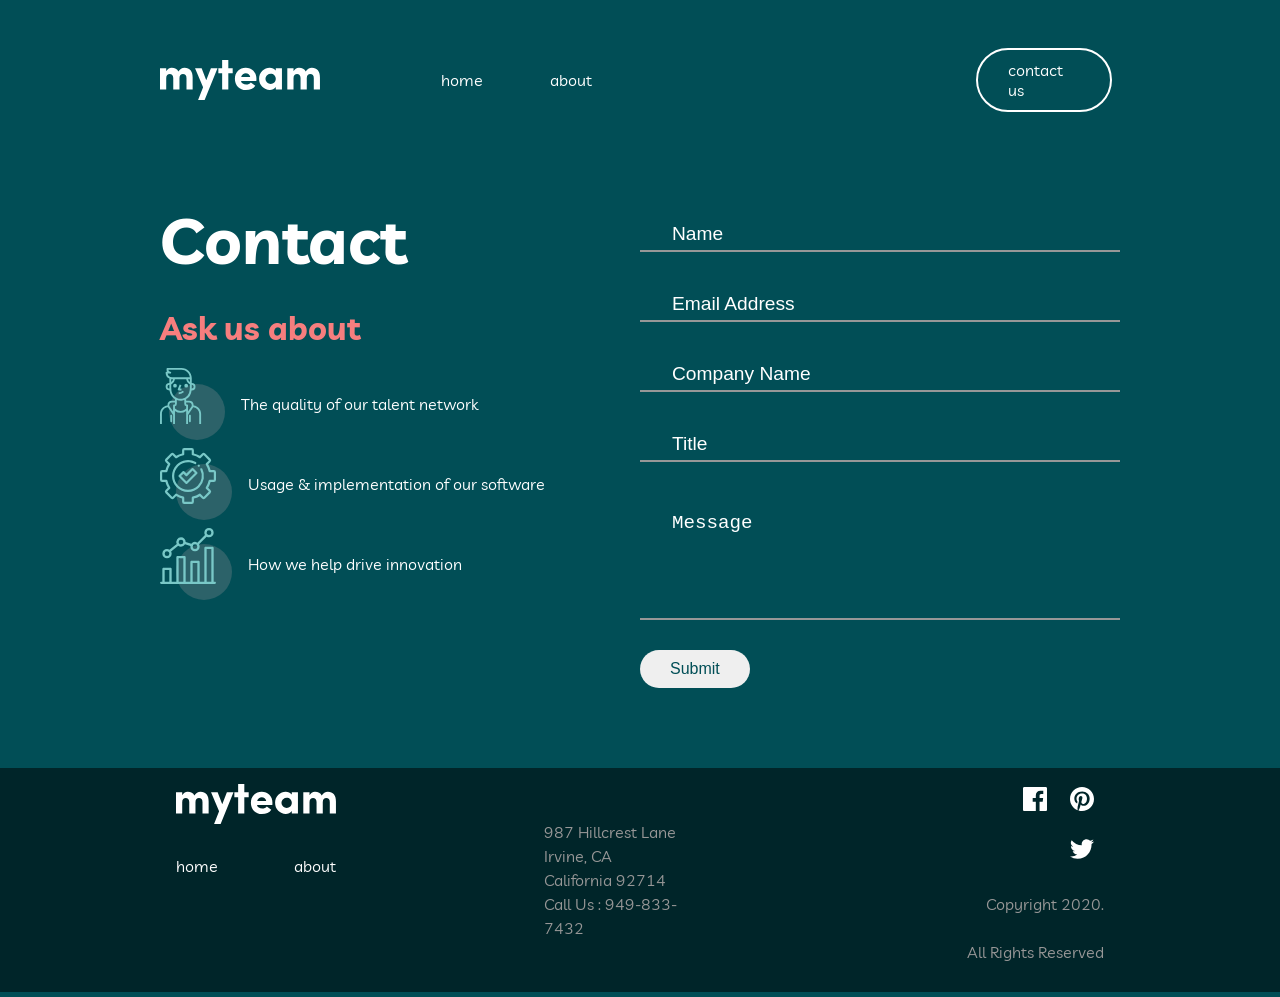
<file: contact.html>
<!DOCTYPE html>
<html lang="en">
<head>
  <meta charset="UTF-8">
  <meta name="viewport" content="width=device-width, initial-scale=1.0">
  <title>Frontend Mentor | myteam website challenge - Contact</title>

  <link rel="icon" type="image/png" sizes="32x32" href="./assets/favicon-32x32.png">
  <link rel="stylesheet" href="contact.css">
  <!-- <script src="contact.js"></script> -->
  <script src="contactvalidation.js"></script>
  
</head>
<body>
  <div class="container">
    <header>
      <div class="logo">
        <img src="./assets/logo.svg" alt="logo">
          <div class="links">
            <a href="index.html"><li>home</li></a>
            <a href="about.html"><li>about</li></a>
          </div>
      </div>
      <nav class="nav">
        <a class="btn-1" href="contact.html"><li>contact us</li></a>
      </nav>
      <div class="menu-svg">
        <img src="./assets/icon-hamburger.svg" alt="">
      </div>
    </header>
    <div class="side-left">
      <img src="./assets/bg-pattern-about-2-contact-1.svg" alt="">
    </div>
      <div class="content">
        <div class="content-body">
          <div class="content-body-left">
            <h1>Contact</h1>
            <h3>Ask us about</h3> 
          <div class="something">
            <div class="p-image">
              <img src="./assets/icon-person.svg" alt="icon-person" />
              <p>The quality of our talent network</p> 
            </div>
            <div class="p-image">
              <img src="./assets/icon-cog.svg" alt="icon-cog" />
              <p>Usage & implementation of our software</p> 
            </div>
            <div class="p-image">
              <img src="./assets/icon-chart.svg" alt="icon-chart" />
              <p>How we help drive innovation</p>
            </div>
          </div>
          </div>
          <div class="content-body-right">

            <form id="form">
            <!-- <form onsubmit="return validateForm()"> -->
              <div class="input-box">
                <input type="text" id="name" name="name" placeholder="Name">
                <p id="name_error"></p>
              </div>

            <div class="input-box">
              <input type="email" name="email" id="email" placeholder="Email Address">
            </div> 
            <p id="email_error"></p>
            
           <div class="input-box">
            <input type="text" name="Company Name" id="" placeholder="Company Name">
           </div> 
            
           <div class="input-box">
            <input type="text" name="Title" placeholder="Title">
           </div>
            
           <div class="input-box">
              <textarea name="message" id="message" placeholder="Message" cols="20" rows="5"></textarea>
           </div>
           <p id="message_error"></p>
           
           <div class="input-box">
            <button class="btn-2" id="submit" type="submit">Submit</button>
           </div>
            </form>
          </div>
        </div>
      </div>
      <div class="side-right">
        <img src="./assets/bg-pattern-contact-2.svg" alt="">
      </div>
  </div>
  <div class="footer">
    <div class="footer-content row">
      <div class="content-right">
        <div class="logo">
          <img src="./assets/logo.svg" alt="logo">
        </div>
        <nav class="foot-link">
          <ul class="footer-nav-links">
            <a href="index.html"><li>home</li></a>
            <a href="about.html"><li>about</li></a>
          </ul>
        </nav>
      </div>
        <div class="address">
         <p>987  Hillcrest Lane</p> 
         <p>Irvine, CA</p> 
         <p>California 92714</p> 
         <p>Call Us : 949-833-7432</p> 
        </div>
        <div class="socials">
          <ul class="social-icons">
            <a href="#"><img src="./assets/icon-facebook.svg" alt="facebook"></a>
          <a href="#"><img src="./assets/icon-pinterest.svg" alt="pinterest"></a>
          <a href="#"><img src="./assets/icon-twitter.svg" alt="linkedin"></a>
          </ul>
          <p>Copyright 2020. All Rights Reserved</p>
        </div> 
    </div>
  </div>
  </div>
</body>
</html>
</file>
<file: home.css>
*{    
    margin: 0;
    padding: 0;
    /* font-family: barlow; */
}
body{
    font-family: 'Livvic';
    font-style: normal;
}
/* :root{
    --background-police-blue-color:#2c6269;
    --background-orange-hover: #ff9b62;
    --main-color:#162542;
    --light-grey:#e8eff2;
    --main-light-color:#788bad;
    --white-color:#fff;
} */

.page{
    width: 100%;
    height: 100%;
    display: flex;
    flex-direction: column;
    justify-content: center;
    align-items: center;
    overflow: hidden; 
    /* background: rgb(2, 41, 2);   */
}
.head{
    width: 100%;
    background-color:  #014E56;
    height: 40rem;
}
.nav{
    width: 80%;
    margin: 4.563rem 10.313rem;
    /* background-color: blue; */
    display: flex;
    height: 4rem;
    justify-content: space-between;
    align-items: center;
}
.nav1{
    position: relative;
    display: flex;
    align-items: center;
}

.menu {
    position: relative;
    margin-left: 4rem;
}

.menu a{
    width: 5rem;
    text-decoration: none;
    justify-content: center;
    color: white;
    margin-right: 2rem;
    font-size: 1rem;
    font-weight: 400;
}
.menu :hover{
    cursor: pointer;
    color: #F67E7E;
}
.nav-btn1 {
    position: relative;
    border-radius: 3rem;
    height: 3rem;
    width: 8rem;
    margin-top: .4rem;
    background: none;
    border: 2px solid white;
    justify-content: center;
    
}
.nav-btn1 a{
    color: white;
    text-decoration: none;
    font-size: 1rem;
    font-weight: 500;
}
.nav-btn :hover{
     color: #002529;
    cursor: pointer;
    background-color: #FFFFFF;
   
}
.nav-btn :hover a{
    color: #002529;
    cursor: pointer;
}
.svg-3{
    display: none;
}

.talent{
    width: 80%;
    margin: 6.563rem 10.313rem;
    display: flex;
    /* justify-content: space-between; */
}
.talent h1{
    width: 39.6rem;
    font-weight: 700;
    font-size: 7.25rem;
    line-height: 6.25rem;
    color: #fff;
}
.talent h1 span{
    color: #F67E7E;
}

.talent p{
    width: 26rem;
    font-style: normal;
    font-weight: 600;
    font-size: 1.1rem;
    line-height: 28px;
    margin-top: 5.4rem;
    /* margin: 5.4rem 2rem; */
    color: #fff;
}
.tal-content{
    margin-left: 10rem;
}
.svg-1{
    position: relative;
    top: -20rem;
}
.svg-2{
    position: relative;
    top: -14.3rem; 
    margin-left: 65rem;

}
.mid-content{
    width: 100%;
    background-color:  #012F34;
    height: 50rem;
}

.build{
    width: 80%;
    margin: 8.75rem 10.313rem;
    display: flex;
}
.build1 h1{
    width: 27.8rem;
    font-style: normal;
    font-weight: 700;
    font-size: 3rem;
    margin-top: 3.3rem;
    line-height: 3rem;
    color: #fff;
}
.build-content h1{
    color: #F67E7E;
    width: 33.7rem;
    margin-bottom: 2rem;
    font-style: normal;
    font-weight: 700;
    font-size: 1.125rem;
    line-height: 1.75rem;
   
}
.build-content{
    margin-left: 1.438rem;
}
.build-content svg{
    margin-top: 2rem;
}
.build-content p{
    font-style: normal;
    font-weight: 600;
    font-size: 0.938rem;
    line-height: 1.563rem;
    color: #FFFFFF;
    mix-blend-mode: normal;
    opacity: 0.8;
}
.experienced{
  display: flex;
 
}
.exp-main{
    margin: 2rem 2rem;

}
.easy{
    display: flex;
   
}
.easy-main{
    margin: 2rem 2rem;
}
.enhanced{
    display: flex;
 
}

.enhanced-main{
    margin: 2rem 2rem;
}
.enhanced p{
    margin-top: -1px;
}
.build-svg-1{
    position: relative;
    top: -15.3rem;
    left: 89rem;
}



.third-content{
    width: 100%;
    height: 46.563rem;
    background-color: #004047;
}

.real{
      margin: 6.563rem 10.313rem;
}

.real h1 span{
    color: #79C8C7;
}
.real h1{
    width: 54.85rem;
    height: 6rem;
    margin-left: 10.875rem;
    top: 95.25rem;
    font-style: normal;
    font-weight: 700;
    font-size: 3rem;
    line-height: 3rem;
    text-align: center;
    color: #fff;
}
.quote{
    display: flex;
    justify-content: space-between;
    margin-top: 3rem;
    width: 69.375rem;
    height: 19.563rem;
    left: 10.313rem;
    top: 104.75rem;
}
.quote-1{
    width: 45rem;
    font-style: normal;
    font-weight: 600;
    font-size: 0.938rem;
    line-height: 1.563rem;
    text-align: center;
    color: #fff;
}
.quote-2{
    width: 45rem;
    font-style: normal;
    font-weight: 600;
    font-size: 0.938rem;
    line-height: 1.563rem;
    text-align: center;
    color: #fff;   
}
.quote-3{
    width: 45rem;
    font-style: normal;
    font-weight: 600;
    font-size: 0.938rem;
    line-height: 1.563rem;
    text-align: center;
    color: #fff;
}
.quote svg{
    margin-bottom: -2rem;
}
.quote h4{
   color: #79C8C7;
   font-style: normal;
    font-weight: 700;
    font-size: 18px;
    line-height: 28px;
}
.quote .name-1{
    margin-top: 2rem;
}
.quote .name-2{
    margin-top: 2rem;
}
.quote .name-3{
    margin-top: 2rem;
}
.quote .name-1 p{
    font-style: italic;
    font-weight: 500;
    font-size: 13px;
    line-height: 18px;
}
.quote .name-2 p{
    font-style: italic;
    font-weight: 500;
    font-size: 13px;
    line-height: 18px;
}
.quote .name-3 p{
    font-style: italic;
    font-weight: 500;
    font-size: 13px;
    line-height: 18px;
}
.name-1 img{
    width: 4rem;
    margin-top: 2rem;
    border-radius: 2rem;
    border: 2px solid #C4FFFE;
}
.name-2 img{
    width: 4rem;
    margin-top: 2rem;
    border-radius: 2rem;
    border: 2px solid #C4FFFE;
}
.name-3 img{
    width: 4rem;
    margin-top: 2rem;
    border-radius: 2rem;
    border: 2px solid #C4FFFE;
}
.real-svg-1{
    position: relative;
    top: -35.2rem;
    left: -13rem;
}
.real-svg-2{
    position: relative;
    top: -1.4rem;
    left: 72.2rem;
}
.fourth-content{
    width: 100%;
    height: 12.5rem;
    /* top: 133.063rem; */
    background: #F67E7E;   
}
.container-ready{
    display: flex;
    width: 917px;
    height: 48px;
    justify-content: space-between;
    margin-left: 263px;
    margin-top: 76px;
}
.ready{
    font-weight: 700;
    font-size: 32px;
    line-height: 48px;
    color: #012F34;
}
.btn-1{
    position: relative;
    border-radius: 3rem;
    height: 3rem;
    width: 8rem;
    margin-top: .4rem;
    background: none;
    border: 2px solid #012F34;
    justify-content: center;
    font-weight: 700;
    font-size: 1rem;
    z-index: 1;
}
.btn-1 a{
    text-decoration: none;
    color: #012F34;
}
.down-btn :hover {
    color: #fff;
   cursor: pointer;
   background-color:#002529;
}
.down-btn :hover a{
    color: #fff;
    cursor: pointer;
 }


.ready-svg{
    position: relative;
    top: -4.2rem

}
.footer {
    width: 100%;
    height: 12.25rem;
    background: #002529;
}

.footer-content {
    width: 69.375rem;
    height: 6.25rem;
    margin-left: 11.875rem;
    margin-top: 3rem;
}

.container-hat {
    height: 1.75rem;
    width: 8.75rem;
    margin-top: 1.563rem;
    display: flex;
    justify-content: space-between;
}
.container-hat :hover{
    color: #F67E7E;
    cursor: pointer;   
}

.container-hat a{
    text-decoration: none;
    font-weight: 700;
    font-size: 1rem;
    color: #FFFFFF;
}

.contact-content {
    height: 6.25rem;
    width: 28.438rem;
    margin-left: 16.125rem;
    margin-top: -6.125rem;
    font-weight: 400;
    font-size: 0.938rem;
    line-height: 1.438rem;
    color: #FFFFFF;
    mix-blend-mode: normal;
    opacity: 0.6;
    letter-spacing: 1px;
}

.handle {
    width: 6.5rem;
    height: 1.5rem;
    margin-left: 59.375rem;
    margin-top: -5.875rem;
    display: flex;
    justify-content: space-around;
}
.handle :hover{
    fill: #F67E7E;
    cursor: pointer;
}

.copyright {
    height: 25px;
    width: 15.938rem;
    margin-left: 49.688rem;
    margin-top: 2.25rem;
    font-weight: 400;
    font-size: 15px;
    line-height: 25px;
    text-align: right;
    color: #FFFFFF;
    mix-blend-mode: normal;
    opacity: 0.6;
}

/* Tablet view */

@media  only screen and (max-width:820px) and (min-width:480px) {

    .page{
        width: 100%;
        height: 100%;
    }
    .head{
        width: 820px;
        height: 800px;
    }
    .nav{
        width: 90%;
        margin: 4rem 2.5rem;
        /* margin-left: 2.5rem; */
    }
    .svg-3{
        display: none;
    }
    .talent{
        width: 55.5rem;
        margin: 4 rem 2.5rem;
    }
    .talent h1{
        position: relative;
        width: 40rem;
        top: -1rem;
        text-align: center;
        left: -5.5rem;
    }
    .tal-svg{
        display: none;
    }
    .talent p{
        position: relative;
        top: 8rem;
        margin-left: -50.5rem;
        text-align: center;
    }
    .svg-1{
        display: none;
    }
    .svg-2{
        position: relative;
        left: -52rem;
        top: 10.1rem;
    }
    .mid-content{
        width: 100%;
        height: 900px;
    }

    .build{
        display: block;
        width: 35.813rem;
        height: 510px;
        margin-top: 6.25rem;
        margin-bottom: 6.25rem;
        margin-left: 6.063rem;
        margin-right: 6.125rem;
    }
    .build1{
        margin-left: -3rem;
        margin-bottom: 3rem;
    }
    .build1 h1{
        width: 40rem;
    }
    .build-content{
        margin-left: -3rem;
    }
    .build-content p{
        width: 30rem;
    }
    .build-svg-1{
        position: relative;
        margin-left: -47rem;
        top: -44.2rem;
    }
    

    .third-content{
        width: 100%;
        height: 1299px;
    }
    .real h1{
        width: 40rem;
        text-align: center;
        margin-left: -4rem;
    }
    .quote{
        display: block;
        margin-left: -9rem;
        margin-top: 10rem;
    }
    .quote-2{
        margin-top: 2rem;
    }
    .quote-3{
        margin-top: 2rem;
    }
    .real-svg-1{
        top: -42.2rem;
    }
    .real-svg-2{
        margin-left: -47rem;
        top: 26.2rem
    }
    .fourth-content{
        width: 100%;
        height: 200px;
    }
    .container-ready{
        margin-left: 10rem;
    }
    .container-ready h1{
        font-size: 32px;
    }
    .container-ready .btn-1{
        left: -25rem;
    }

    .footer{
        width: 100%;
        height: 291px;
    }
    .footer-content svg{
       position: relative;
       top: 1rem;
       left: -10rem;
    }

    .container-hat{
        position: relative;
        top: 1rem;
        left: -10rem;
    }
    .handle{
        position: relative;
        top: 8rem;
        left: -59rem;
    }
    .contact-content{
        position: relative;
        left: -10rem;
        text-align: right;
        top: 2rem;
    }
    .copyright{
        position: relative;
        left: -31.5rem;
        top: 5rem;
    }

}

/* Mobile view */

@media only screen and (max-width:430px) and (min-width:205px){
    .page{
        width: 100%;
        height: 100%;
    }
    .head{
        width: 100%;
        height: 640px;
    }
    .nav{
        width: 80%;
        margin: 4rem 2.5rem;
        /* margin-left: 20rem; */
    }
    
    .nav-svg{
        display: inline;
        width: 8rem;
    }
   
    .menu{
        display: none;
    }
    .nav-btn{
        display: none;
    }
    .svg-3{
        display: inline;
    }
    .talent{
        width: 50.5rem;
        margin: 4 rem 2.5rem;
    }
    .talent h1{
        position: relative;
        width: 13.3rem;
        top: -1rem;
        text-align: center;
        left: -5.5rem;
        font-size: 40px;
        line-height: 40px;
    }
    .talent p{
        position: relative;
        width: 21.25rem;
        top: -1rem;
        margin-left: -32.2rem;
        text-align: center;
        font-size: 15px;
        line-height: 28px;
    }
    .svg-1{
        display: none;
    }
    .svg-2{
        display: inline;
        position: relative;
        top: -1rem;
        margin-left: 0.5rem;
        width: 22.375rem;
    }

    .mid-content{
        width: 100%;
        height: 1050px;
    }

    .build1{
        position: relative;
        left: -9rem;
        margin-top: -4rem;
    }
    .build1 h1{
        margin-top: 2rem;
        width: 15rem;
        font-size: 32px;
    }

    .build-content{
        width: 327px;
        display: block;
        margin-top: 15rem;
        margin-left: -30rem;
        text-align: center;
    }
    .build-content h1{
        font-size: 18px;
        margin-left: -6rem;
    }
    .build-content p{
        font-size: 15px;
        width: 20rem;
    }
    .build-content svg{
        position: relative;
        left: 15rem;
        top: -4.5rem;
    }

    .easy{
        position: relative;
        top: 3rem;
    }
    .enhanced{
        position: relative;
        top: 5rem;
    }
    .build-svg-1{
        position: relative;
        margin-left: -72rem;
        top: -69.7rem;
    }

    .third-content{
        width: 100%;
        height: 1410px;
    }
    .real h1{
        position: relative;
        font-size: 31px;
        line-height: 32px;
        width: 327px;
        top: 5rem;
        margin-left: -9rem;
    }
    .quote{
        position: relative;
        display: block;
        top: 10rem;
        left: -9rem;
    }
    .quote-1{
        width: 327px;
    }
    .quote-2{
        width: 327px;
    }
    .quote-3{
        width: 327px;
    }
    
    .fourth-content{
        width: 100%;
        height: 302px;
    }
    .container-ready{
        display: block;
    }

    .ready h1{
        position: relative;
        font-size: 32px;
        line-height: 32px;
        text-align: center;
        left: -12rem;
        width: 15rem;
    }
    .container-ready button{
        position: relative;
        left: -8.5rem;
        top: 1rem;
    }
    .ready-svg{
        top: 2.2rem;
    }

    .footer{
        width: 100%;
        height: 432px;
    }
    .footer-content svg{
        position: relative;
        left: -5rem;
    }
    .container-hat{
        position: relative;
        left: -4rem;
        width: 7rem;
    }
    .contact-content{
        position: relative;
        left: -30.5rem;
        top: 8rem;
        text-align: center;
        font-weight: 600;
        font-size: 25px;
    }
    .handle{
        position: relative;
        left: -58rem;
        top: 16rem;
    }
    .copyright{
        position: relative;
        left: -58rem;
        top: 15rem;
    }

}

@media only screen and (max-width:420px)and (min-width: 398px){
   
   .svg-2{
    margin-left: 2rem;
   }
   .build-content{
    width: 327px;
    display: block;
    margin-top: 15rem;
    margin-left: -29rem;
    text-align: center;
   }
    .build-svg-1{
        margin-left: -69rem;
    }
    .real h1{
        position: relative;
        font-size: 31px;
        line-height: 32px;
        width: 327px;
        top: 5rem;
        margin-left: -8rem;
    }
    .quote{
        position: relative;
        display: block;
        top: 10rem;
        left: -8rem;
    }
}
</file>
<file: about.css>
/* All elements */
* {
    padding: 0;
    margin: 0;
}
/* Body */
body {
    font-family: 'Livvic';
    font-style: normal;
}
/* main page */
.page {
    width: 100%;
    height: 100%;
    display: flex;
    flex-direction: column;
    justify-content: center;
    align-items: center;
    overflow: hidden;
}
/* header section */
.head {
    width: 100%;
    height: 32.313rem;
    background: #014E56;
}
/* navbar */
.nav-header {
    width: 80%;    
    height: 3rem;
    margin: 4.563rem 10rem;
    display: flex;
    align-items: center;
    justify-content: space-between;
}

.nav {
    display: flex;
    align-items: center;
}

.nav1 {
    margin-left: 4rem;
}

.nav1 a {
    margin-left: 2.5rem;
    text-decoration: none;
    font-size: 1rem;
    color: #FFFFFF;
}
/* button */
.button {
    width: 9.563rem;
    height: 3rem;
    border: 2px solid #FFFFFF;
    border-radius: 24px ;
    background: none;
    font-weight: 700;
    font-size: 1rem;
}

.button a{
    text-decoration: none;
    color: #FFFFFF;
}
/* hover state */
.button:hover a{
    cursor: pointer;
    color: #002529;
}

.button:hover{
    background-color: white;
    cursor: pointer;
}

.mob-menu {
    display: none;
}
/* About */
.hero {
    width: 80%;    
    height: 9.75rem;
    margin: 4.563rem 10rem;
    display: flex;   
}

.hero h1 {
    width: 21.875rem;
    height: 6.25rem;
    font-weight: 700;
    font-size: 4rem;
    line-height: 100px;
    color: #FFFFFF;
}

.content {
    width: 45.625rem;
    height: 9.75rem;
    margin-left: 4rem;
}

.content-head {
    width: 45.625rem;
    height: 7rem;
    font-weight: 600;
    font-size: 1.2rem;
    line-height: 1.75rem;
    margin-top: 2.75rem;
    color: #FFFFFF;
}
/* svg */
.circle-svg {
    margin-left: 7.2rem;
    margin-top: 7.6rem;
}
/* layout section */
.layout {
    height: 62.625rem;
    width: 100%;
    background: #004047;
}

.meet {
    width: 57.5rem;
    height: 48px;
    color: white;
    margin-left: 17.5rem;
    margin-top: 8.75rem;
    text-align: center;
    font-weight: 700;
    font-size: 48px;
    line-height: 48px;
}

.circle-svg-0 {
    display: none;
}
/* svg */
.circle-svg-1 {
    margin-top: -188px;
}

.wrapper {
    margin-top: 64px;
    margin-left: 190px;
    text-align: center;
    width: 69.375rem;
    height: 38.125rem;
}

.container {
    display: flex;
    justify-content: space-evenly;
    align-items: center;
}

.container-1 {
    display: flex;
    justify-content: space-evenly;
    align-items: center;
    margin-top: 4.75rem;
}

.box {
    height: 253px;
    width: 21.875rem;
    background-color: #012F34;
    perspective: 1000px;
}
/* images */
.box img {
    width: 6rem;
    margin-top: 2rem;
    border-radius: 800rem;
    border: 2px solid #c4fffe;
}

.box h3 {
    height: 28px;
    width: 18.875rem;
    text-align: center;
    margin-left: 24px;
    color: #79C8C7;
    font-size: 18px;
}

.box h4 {
    height: 25px;
    width: 18.875rem;
    text-align: center;
    margin-left: 24px;
    font-style: italic;
    font-weight: 500;
    font-size: 15px;
    line-height: 25px;
    color: #FFFFFF;
}

.flip-card-inner {
    transition: transform 2s;
    transform-style: preserve-3d;
    cursor: pointer;
}

.flip-card-inner.flip {
    transform: rotateY(180deg);
}

.flip-card-front, .flip-card-back {
    position: absolute;
    width: 100%;
    height: 100%;
    -webkit-backface-visibility: hidden;
    backface-visibility: hidden;
}
.flip-card-front {
    background-color: #bbb;
    color: black;
}
  
.flip-card-back {
    transform: rotateY(180deg);
}
/* svg */
.cross-svg {
    width: 3.5rem;
    height: 3.5rem;
    margin-top: 2.3rem;
    margin-left: 147px;
    background: #F67E7E;
    border-radius: 28px;
    display: flex;
    justify-content: center;
    align-items: center;
}

.cross-svg:hover {
    cursor: pointer;
    background-color: #79C8C7;
}

.box h2 {
    height: 28px;
    width: 18.875rem;
    text-align: center;
    margin-left: 24px;
    margin-top: 35px;
    color: #79C8C7;
    font-size: 18px;
}

.box h5 {
    height: 75px;
    width: 15.875rem;
    margin-left: 48px;
    margin-top: 8px;
    font-weight: 600;
    font-size: 16px;
    line-height: 25px;
    text-align: center;
    color: #FFFFFF;
}
/* svg */
.social-svg {
    width: 3.75rem;
    height: 20px;
    margin-left: 141px;
    margin-top: 24px;
    display: flex;
    justify-content: space-around;
}

.social-svg :hover {
    cursor: pointer;
    fill: #F67E7E;
}
/* svg */
.close-svg {
    width: 3.5rem;
    height: 3.5rem;
    margin-top: 2.3rem;
    margin-left: 147px;
    background: #79C8C7;
    border-radius: 28px;
    display: flex;
    justify-content: center;
    align-items: center;
}

.close-svg:hover {
    cursor: pointer;
    background-color: #F67E7E;
}

.wrapper-tablet {
    display: none;
}
/* svg */
.square-svg {
    margin-left: 86rem;
    margin-top: 1.2rem;
}
/* clients section */
.content-clients {
    width: 100%;
    height: 437px;
    background:  #012F34;
}

.circ-svg{
    display: none;
}

.container-hay {
    width: 57.5rem;
    height: 48px;
    margin-left: 260px;
    margin-top: -60px;
    text-align: center;
    font-weight: 700;
    font-size: 48px;
    line-height: 48px;
    color: #FFFFFF;
}
/* logos */
.logos-container {
    display: flex;
    width: 68.75rem;
    height: 100px;
    margin-top: 64px;
    margin-left: 165px;
    text-align: center;
    justify-content: space-between;
}
/* contact section */
.content-contact {
    width: 100%;
    height: 200px;
    background: #F67E7E;    
}

.contain {
    display: flex;
    width: 57.313rem;
    height: 48px;
    justify-content: space-between;
    margin-left: 263px;
    margin-top: 76px;        
}

.container-ready {
    font-weight: 700;
    font-size: 48px;
    line-height: 48px;
    color: #012F34;
}
/* button */
.button-1 {
    width: 9.563rem;
    height: 3rem;
    border: 2px solid #012F34;
    border-radius: 24px ;
    background: none;
    font-weight: 700;
    font-size: 1rem;
}

.button-1 a{
    text-decoration: none;
    color: #012F34;
}

.button-1:hover a{
    cursor: pointer;
    color: #fff;
}

.button-1:hover{
    background-color: #012F34;
    cursor: pointer;
}
/* svg */
.circle-svg-3 {
    margin-top: -68px;
}
/* footer section */
.footer {
    width: 100%;
    height: 196px;
    background: #002529;
}

.footer-content {
    width: 69.375rem;
    height: 100px;
    margin-left: 190px;
    margin-top: 48px;
}

.container-hat {
    height: 28px;
    width: 8.75rem;
    margin-top: 25px;
    display: flex;
    justify-content: space-between;
}

.container-hat a{
    text-decoration: none;
    font-weight: 700;
    font-size: 1rem;
    color: #FFFFFF;
}

.contact-content {
    height: 100px;
    width: 27.813rem;
    margin-left: 258px;
    margin-top: -98px;
    font-weight: 400;
    font-size: 15px;
    line-height: 23px;
    color: #FFFFFF;
    mix-blend-mode: normal;
    opacity: 0.6;
    letter-spacing: 1px;
}
/* social-media svg's */
.handle {
    width: 6.5rem;
    height: 24px;
    margin-left: 950px;
    margin-top: -94px;
    display: flex;
    justify-content: space-around;
}
/* copyright */
.copyright {
    height: 25px;
    width: 15.938rem;
    margin-left: 795px;
    margin-top: 36px;
    font-weight: 400;
    font-size: 15px;
    line-height: 25px;
    text-align: right;
    color: #FFFFFF;
    mix-blend-mode: normal;
    opacity: 0.6;
}
/* Tablet responsiveness */
@media  only screen and (max-width:820px) and (min-width:480px) {
    .page{
        width: 100%;
        height: 100%;
    }
    .head{
        width: 100%;
        height: 556px;
    }
    .nav-header{
        width: 90%;
        margin: 4rem 2.5rem;
    }
    .hero{
        width: 42.688rem;
        height: 220px;
        margin-left: 4.375rem;
    }
    .about h1{
        width: 42.688rem;
        height: 56px;
        text-align: center;
        margin-top: 1.25rem;
    }
    .rect-svg{
        display: none;
    }
    .content-head{
        width: 27.5rem;
        height: 140px;
        margin-left: -40.625rem;
        margin-top: 7.5rem;
        font-size: 15px;
        font-weight: 600;
        text-align: center;
    }
    .circle-svg{
        margin-top: 10.625rem;
        margin-left: -9.375rem;
    }
    .layout{
        width: 100%;
        height: 76.188rem;
        z-index: 1;
    }
    .meet{
        margin-top: 90px;
        margin-left: -80px;
        font-size: 32px;
    }
    .circle-svg-0{
        display: none;
    }
    .circle-svg-1{
        margin-top: -137px;
    }
    .wrapper{
        display: none;
    }
    .wrapper-tablet{
        display: inline;
        margin-top: 64px;
        text-align: center;        
    }
    .container{
        justify-content: space-between;
        margin: 97px;
        margin-top: -30px;
    }
    .container-1{
        justify-content: space-between;
        margin: 97px;
        margin-top: -30px;
    }
    .box{
        height: 253px;
        width: 17.563rem;
    }
    .box h3{
        margin-left: -15px;
    }
    
    .box h4{
        margin-left: -15px;        
    }
    .cross-svg{
        margin-left: 117px;
    }
    .box h2{
        text-align: center;
        margin-left: -10px;      
    }    
    .box h5{
        margin-left: 15px;
        margin-top: 8px;
        font-weight: 400;
    }
    .close-svg{
        margin-left: 117px;
    }
    .square-svg{
        margin-top: -46px;
        margin-left: 621px;
    }
    .social-svg{
        margin-left: 115px;
    }
    .container-2{
        display: none;
    }
    .content-clients{
        width: 100%;
        height: 308px;
    }
    .circle-svg-2 svg{
        margin-top: -100px;
    }
    .circ-svg{
        display: none;
    }
    .container-hay{
        width: 457px;
        height: 32px;
        margin-left: 150px;
        margin-top: -10px;
        font-size: 32px;
        line-height: 32px;
    }
    .logos-container{
        width: 689px;
        height: 28px;
        margin-left: 40px;
    }
    .logo img{
        width: 103px;
        height: 17px;
    }
    .logo-2 img{
        width: 114px;
        height: 14px;
    }
    .logo-3 img{
        width: 112px;
        height: 17px;
    }
    .logo-5 img{
        width: 61px;
        height: 28px;
    }
    .content-contact{
        width: 100%;
    }
    .contain {
        width: 57.313rem;
        height: 48px;
        justify-content: space-between;
        margin-left: -250px;
        margin-top: 76px;    
    }
    .container-ready{
        width: 336px;
        height: 32px;
        font-size: 32px;
        line-height: 32px;
        margin-left: 350px;
        margin-top: 10px;
    }    
    .circle-svg-3{
        margin-top: -45px;
    }
    .footer{
        width: 100%;
        height: 271px;
    }
    .footer-content{
        width: 689px;
        height: 159px;
        margin-left: 40px;
        margin-top: 56px;
    }
    .contact-content{
        margin-left: 240px;
        margin-top: -98px;
        text-align: right;
    }
    .handle{
        margin-left: 0px;
        margin-top: 30px;
    }
    .copyright{
        margin-left: 430px;
        margin-top: -20px;       
    } 
}
/* Mobile responsiveness */
@media  only screen and (max-width:480px) and (min-width:320px) {
    .page{
        width: 100%;
        height: 100%;
    }
    .head{
        width: 100%;
        height: 520px;
    }
    .nav-header{
        width: 90%;
        margin: 4rem 2rem;
    }
    .nav1{
        display: none;
    }
    .button{
        display: none;
    }
    .mob-menu{
        display: inline;
    }
    .hero{
        width: 327px;
        height: 252px;
        margin-left: 24px;
    }
    .about{
        height: 40px;
        width: 327px;
        text-align: center;
    }
    .about h1{
        margin-top: -50px;
        font-size: 40px;
        margin-left: -10px;
    }
    .content-head{
        width: 320px;
        margin-top: 10px;
        margin-left: -390px;
        font-size: 15px;
        text-align: center;
    }
    .circle-svg{
        margin-left: -11.8rem;
        margin-top: 15rem;
    }
    .circle-svg-1{
        display: none;
    }
    .circle-svg-0{
        display: inline;
        position: relative;
        top: -8rem;
    }
    .layout{
        width: 100%;
        height: 2062px;
    }
    .wrapper{
        display: none;
    }
    .meet{
        margin-top: 80px;
        margin-left: -280px;
    }
    .meet h1{
        font-size: 32px;
    }
    .circle-svg-1 svg{
        margin-top: -40px;
    }
    .wrapper-tablet{
        display: flex;
        flex-wrap: wrap;
        margin-top: -6rem;
    }
    .container{
        flex-wrap: wrap;
    }    
    .box{
        margin-top: 45px;
    }
    .box img {
        margin-left: 120px;
    }
    .container-2{        
        margin-left: 15px;
    }
    .container-1{
        display: none;
    }
    .box h2 {
        position: absolute;
    }    
    .box h5{        
        position: absolute;
        font-weight: 400;
        margin-top: 70px;
    }    
    .social-svg{
        position: absolute;
        margin-top: 170px;
    }
    .close-svg{
        position: absolute;
        margin-top: 225px;
    }
    .square-svg{
        margin-top: 38px;
        margin-left: 228px;
    }
    .content-clients{
        width: 100%;
        height: 632px;
    }
    .circle-svg-2{
        display: none;
    }
    .circ-svg{
        display: inline;
    }
    .container-hay{
        margin-left: -275px;
        margin-top: -25px;
        font-size: 32px;
    }
    .logos-container{
        width: 162.21px;
        height: 360px;
        margin-left: 100px;
        display: block;
    }
    .logo img{
        width: 146px;
        height: 25px;
    }
    .logo-2 img{
        width: 162px;
        height: 20px;
        margin-top: 3.2rem;
    }
    .logo-3 img{
        width: 160px;
        height: 25px;
        margin-top: 3.2rem;
    }
    .logo-4 img{
        width: 146px;
        height: 25px;
        margin-top: 3.2rem;
    }
    .logo-5 img{
        width: 86px;
        height: 40px;
        margin-top: 3.2rem;
    }
    .content-contact{
        width: 100%;
        height: 302px;
    }
    .contain{
        display: block;
        width: 327px;
        height: 136px;
        margin-left: 20px;
        text-align: center;
    }
    .container-ready{
        width: 200px;
        font-size: 32px;
        font-weight: 700;
        line-height: 32px;
        margin-left: 60px;
    }
    .button-1{
        margin-top: 30px;
    }
    .circle-svg-3{
        margin-top: -33px;
    }
    .footer{
        width: 100%;
        height: 432px;
    }
    .footer-content{
        width: 327px;
        height: 302px;
        margin-left: 24px;
        text-align: center;
    }
    .container-hat{
        width: 107px;
        margin-left: 110px;
    }
    .contact-content{
        margin-left: -60px;
        margin-top: 20px;
        font-size: 20px;
    }
    .handle{
        margin-left: 7rem;
        margin-top: 30px;
    }
    .copyright{
        margin-left: 2rem;
        margin-top: 1rem;
    }
}

@media only screen and (max-width: 420px) and (min-width: 398px) {
    .menu-svg{
        margin-left: 10rem;
    }
    .about{
        margin-left: 1.5rem;
    }
    .circle-svg{
        margin-left: -10.9rem;
    }
    .meet h1{
        margin-left: 3rem;
    }
    .container-2{        
        margin-left: 2rem;
    }
    .square-svg{
        margin-left: 16.7rem;
    }
    .container-hay{
        margin-left: -16rem;
    }
    .logos-container{
        margin-left: 7.5rem;
    }
    .contain{
        margin-left: 3rem;
    }
    .footer-content{
        margin-left: 2.5rem;
    }
}
.mob-open{
    position: absolute;
    right: 2rem;
    top: 5rem;
}
.mob-list{
    height: 667px;
    width: 255px;
    position: fixed;
    right: 0;
    top: 0rem;
    display: flex;
    flex-direction: column;
    align-items: center;
    gap: 1.5rem;
    background-color: #014E56;
    z-index: 2;
}
.mob-list_item{
    position: relative;
    color: #fff;
    text-decoration: none;
    top: 9rem;
    left: -3.5rem;
}
.btn{
    position: fixed;
   width: 9.563rem;
   height: 3rem;
   border: 2px solid #fff;
   border-radius: 1.5rem;
   background: none;
   font-weight: 700;
   font-size: 1rem;
   top: 15rem;
}
.btn a{
    text-decoration: none;
    color: #fff;
}
.mob-close{
    position: fixed;
    right: 30px;
    top: 5.3rem;
    z-index: 5;
}
.menu-svg1{
    position: relative;
    top: 23.8rem;
    left: 8rem;
}
/* js */
.opened{
    opacity: 1;
}
.close{
    opacity: 0;
}
</file>
<file: contact.css>
@import url('https://fonts.googleapis.com/css2?family=Livvic:wght@500;600;700&display=swap');

*, *::after, *::before {
    margin: 0;
    padding: 0;
    box-sizing: border-box;
    list-style: none;
    text-decoration: none;
    scroll-behavior: smooth;
}

:root{
    --body-color: #014E56;
    --footer-color: #002529;
    --footer-text: #979797;
    --icon-svg: #79C8C7;
    --msg-text: #979797;
    --h3-color: #F67E7E;
    --sidenav-color: #;
    --desktop-width: 80vw;
    --mobile-width: 100svw;
    --tablet-width: 90vw;
}

body {
    overflow-x: hidden;
    height: auto;
    background-color: #FFFFFF;
    font-family: 'Livvic', sans-serif;
    background: var(--body-color);
}

.container {
    width: 100%;
    margin: 0 auto;
    background: var(--body-color);
}

header {
    display: flex;
    width: 75%;
    margin: 3rem auto 0 auto;
    justify-content: space-between;
    align-items: center;
}

.logo{
    display: flex;
    align-items: center;
    justify-content: space-between;
    width: 45%;
}

.links{
    display: flex;
    align-items: center;
    justify-content: space-between;
    width: 35%;
}

.links > a{
    color: #FFFFFF;
}
nav{
    display: flex;
    width: 15%;
    align-items: center;
    justify-content: space-between;
}

.menu-svg {
    display: none;
}

.nav > a{
    color: #FFFFFF;
}

/* side bar */
/* .sidenav{
    height: 50%;
    width: 0;
    position: fixed;
    z-index: 1;
    top: 0;
    left: 0;
    background-color: var(--sidenav-color);
    overflow-x: hidden;
    padding-top: 60px;
    transition: 0.5s;
} */

/* .sidenav a {
    padding: 8px 8px 8px 32px;
    text-decoration: none;
    font-size: 25px;
    color: #818181;
    display: block;
    transition: 0.3s;
} */

/* .sidenav a:hover {
    color: #f1f1f1;
} */

/* .sidenav .closebtn {
    position: absolute;
    top: 0;
    right: 25px;
    font-size: 36px;
    margin-left: 50px;
} */


/* .nav-links{
    position: absolute;
    left: 500px;
    top: 65px;
    display: flex;
    width: 10%;
    justify-content: space-between;
    align-items: center;
} */

/* .nav-links a{
    color: #FFF;
} */

.btn-1{
    border-radius: 50px;
    padding: 10px 30px;
    margin: 0 0.5rem 0 0;
    align-items: center;
    color: #FFF;
    border:2px solid#FFFFFF;
    background: none;
    font-size: 1rem;
}

.side-right{
    position: absolute;
    left: 89.5rem;
    top: 32.7rem;
}

.side-left{
    position: absolute;
    right: 90rem;
    top: 12rem;
}


.content{
    display: flex;
    width: 75%;
    align-items: center;
    justify-content: center;
    margin: 5rem auto;
}

.content-body {
    width: 100%;
   display: grid;
   grid-template-columns: repeat(2, 1fr);

}

.content-body-left h1{
    font-size: 4rem;
    font-weight: 700;
    line-height: 6rem;
    color: #FFFFFF;
}

.content-body-left h3{
    font-size: 2rem;
    font-weight: 700;
    line-height: 5rem;
    color: #F67E7E;
}

.content-body-left p{
    font-size: 1rem;
    line-height: 3rem;
    color: #FFFFFF;
}

.something {
    display: flex;
    flex-direction: column;
    gap: .5rem;
}

.p-image {
    display: flex;
    gap: 1rem;
}

.p-image p {
    margin-block: auto;
}

form .input-box{
    position: relative;
    background:var(--body-color);
    width: 100%;
    margin-top: 1rem;
}

form .input-box input,
form .input-box textarea{
    width: 100%;
    padding: 5px 0;
    margin: 10px 0;
    font-size: 1.2rem;
    color: #FFFFFF;
    background: transparent;
    resize: none;
    border: none;
    outline: none;
    cursor: pointer;
    border-bottom: 2px solid var(--footer-text);
}

form .input-box input::placeholder,
form .input-box textarea::placeholder{
    line-height: 40px;
    font-size: 1.2rem;
    color: #FFFFFF;
    padding-left: 2rem;
    padding-bottom: 1rem;
    background: transparent;
}

form .input-box input:is(:focus,),
form .input-box textarea:is(:focus){
    border-bottom-color: #79C8C7;
}

#email_error{
    
}

.input-box button{
    padding: 10px 30px;
    border-radius: 50px;
    border: none;
    color: var(--body-color);
    align-items: center;
    font-size: 1rem;
    cursor: pointer;
}

/* Footer */

.footer {
    background: var(--footer-color);
    display: flex;
    align-items: center;
    margin: 0 auto;
}

.row{
    padding: 1em 1em;
}

.footer-content {
    width: 75%;
    margin: 0 auto;
    display: grid;
    grid-template-columns: auto auto auto;
    gap: 3rem;
}

.foot-link{
    width: 100%;
}

.footer-nav-links{
    width: 100%;
    display: flex;
    justify-content: space-between;
    margin: 2rem 0 0 0;
}

.footer-nav-links a{
    color: #FFF;
}

.address{
    display: flex;
    flex-direction: column;
    justify-content: center;
    margin: 0 0 0 10rem;
    line-height: 1.5rem;
    color: var(--footer-text);
}

.socials{
    margin: 0 0 0 15rem;
    justify-content: right;
    text-align: right;
    line-height: 3rem;
    color: var(--footer-text);
}

.social-icons img{
   padding: 0.2rem 0.6rem;
}

@media screen and (max-width: 850px) {
    .footer-content .row {
      grid-template-columns: 1fr;
    }
  
  }

  /* Tablet view */

  @media screen and (max-width: 768px) and (min-width: 481px) {
    body {
        overflow-x: hidden;
    }

    .container {
        overflow-x: hidden;
        width: var(--tablet-width);
    }

    header {
        display: flex;
        width: 100%;
        margin: 3rem .5rem 0 .5rem;
        justify-content: space-between;
        align-items: center;
    }

    .logo{
        display: flex;
        align-items: center;
        justify-content: space-between;
        width: 45%;
    }

    .logo > img{
        width: 100px;
    }
    
    .links{
        display: flex;
        align-items: center;
        justify-content: space-between;
        width: 35%;
    }

    nav{
        display: flex;
        width: 25%;
        align-items: center;
        justify-content: space-between;
        margin-right: 0;
    }

    .menu-svg{
        display: none;
    }

    .btn-1{
        margin-right: 0;
        font-size: .8rem;
        padding: 8px 20px;
    }

    .content-body {
        grid-template-columns: 1fr;
        
    }
    .side-right{
        position: absolute;
        left: 41.5rem;
        top: 61.5rem;
        width: 104px;
        overflow: hidden;
    }
    
    .side-left{
        position: absolute;
        right: 43rem;
        top: 12rem;
    }

    .footer{
        position: absolute;
        left: 0;
        right: 0;
    }
    .content-body-left h1{
        font-size: 64px;
        font-weight: 700;
        line-height: 56px;
        align-items: center;
        justify-content: center;
        text-align: center;
        padding-bottom: 2rem;
    }

    .content-body-left h3{
        font-size: 32px;
        font-weight: 700;
        line-height: 48px;
        align-items: center;
        justify-content: center;
        text-align: center;
        padding-bottom: 2rem;
    }


    .footer-content {
        width: 100%;
        margin: 0 auto;
        display: grid;
        grid-template-columns: auto auto;
        gap: 3rem;
    }

    .row {
        margin: 2rem .5rem ;
      }
    
    .foot-link{
        width: 40%;
        margin: 5rem 0 0;
    }

    .address > p{
        text-align: right;
    }
    .socials{
        display: flex;
    }

    .social-icons{
        position: absolute;
        left: 1rem;
        margin-left: 0;
      }

      .socials > p{
        position: absolute;
        right: 1.4rem;
      }
      
  }

  /* Mobile view Medium */
  @media screen and (max-width: 768px){
    .footer-content .row {
        grid-template-columns: 1fr;
      }
      .content-body {

        grid-template-columns: 1fr;
     
     }
  }

  @media screen and (max-width: 480px) {
    .content-body {

       grid-template-columns: 1fr;
    
    }

    body{
        overflow-x: hidden;
        width: var(--mobile-width);
    }
    .content {
      grid-template-columns: 1fr;
    }
    .links, .nav{
        display: none;;
    }
    .content-body-left{
        margin-bottom: 1rem;
    }
    .content-body-left h1{
        font-size: 40px;
        font-weight: 700;
        line-height: 40px;
        align-items: center;
        justify-content: center;
        text-align: center;
        padding-bottom: 2rem;
        color: #FFFFFF;
    }

    .content-body-left h3{
        font-size: 32px;
        font-weight: 700;
        line-height: 48px;
        align-items: center;
        justify-content: center;
        text-align: center;
        padding-bottom: 2rem;
        color: #F67E7E;
    }

    .menu-svg{
        display: inline;
        width: 8rem;
        margin-left: 130px;
     }

    .content-body-left p{
        font-size: 1.2rem;
        line-height: 36px;
        color: #FFFFFF;
    }

    .links, .nav{
        display: none;
    }
    .side-right{
        position: absolute;
        left: 21rem;
        top: 66rem;
        width: 88px;
        overflow: hidden;
    }
    .side-right img{
        width: 175px;
        height: 150px;
    }
    /* footer */

    .footer{
        display: flex;
        align-items: center;
        margin: 0;
        position: absolute;
        right: 0;
        left: 0;
    }

    .footer-content{
        width: 100%;
        display: flex;
        flex-direction: column;
        justify-content: center;
        align-items: center;
        margin: 3rem 0;
    }

    .address{
        width: 90%;
        display: flex;
        justify-content: space-between;
        margin: 0;
        text-align: center;
    }

    .socials{
        width: 100%;
        display: flex;
        flex-direction: column;
        align-items: center;
        justify-content: center;
        margin: 0;
    }

    .social-icons{
        width: 100%;
        display: flex;
        justify-content: center;
        align-items: center;
    }
    .socials > p{
        line-height: 25px;
        font-size: 14px;
        align-items: center;
    }
}

/* @media only screen and (max-width: 480px) and (min-width: px) { */

/* Mobile view small */
  @media screen and (max-width: 375px) {
    body{
        overflow-x: hidden;
        width: var(--mobile-width);
    }

    .container{
        overflow-x: hidden;
    }

    .logo > img{
        width: 100px;
    }
    .content {
      grid-template-columns: 1fr;
    }

    .content-body-left{
        margin-bottom: 1rem;
    }
    .content-body-left h1{
        font-size: 40px;
        font-weight: 700;
        line-height: 40px;
        align-items: center;
        justify-content: center;
        text-align: center;
        padding-bottom: 2rem;
        color: #FFFFFF;
    }

    .content-body-left h3{
        font-size: 32px;
        font-weight: 700;
        line-height: 48px;
        align-items: center;
        justify-content: center;
        text-align: center;
        padding-bottom: 2rem;
        color: #F67E7E;
    }

    .content-body-left p{
        font-size: .8rem;
        line-height: 36px;
        color: #FFFFFF;
    }

    .links, .nav{
        display: none;
    }
    .menu-svg{
       display: inline;
       width: 8rem;
       margin-left: 130px;
    }
    .side-right{
        position: absolute;
        left: 14.5rem;
        top: 66rem;
        width: 88px;
        overflow: hidden;
    }
    .side-right img{
        width: 175px;
        height: 150px;
    }
    /* footer */

    .footer{
        display: flex;
        align-items: center;
        width: auto;
        margin: 0;
        position: absolute;
        right: 0;
        left: 0;
    }

    .footer-content{
        width: 100%;
        display: flex;
        flex-direction: column;
        justify-content: center;
        align-items: center;
        margin: 3rem 0;
    }
    .content-right > nav{
        width: 100%;
    }
    .footer-nav-links{
        width: 100%;
    }

    .address{
        width: 90%;
        display: flex;
        justify-content: space-between;
        margin: 0;
        text-align: center;
    }

    .socials{
        width: 100%;
        display: flex;
        flex-direction: column;
        align-items: center;
        justify-content: center;
        margin: 0;
    }

    .social-icons{
        width: 100%;
        display: flex;
        justify-content: center;
        align-items: center;
    }
    .socials > p{
        line-height: 25px;
        font-size: 14px;
        align-items: center;
    }
}
</file>
